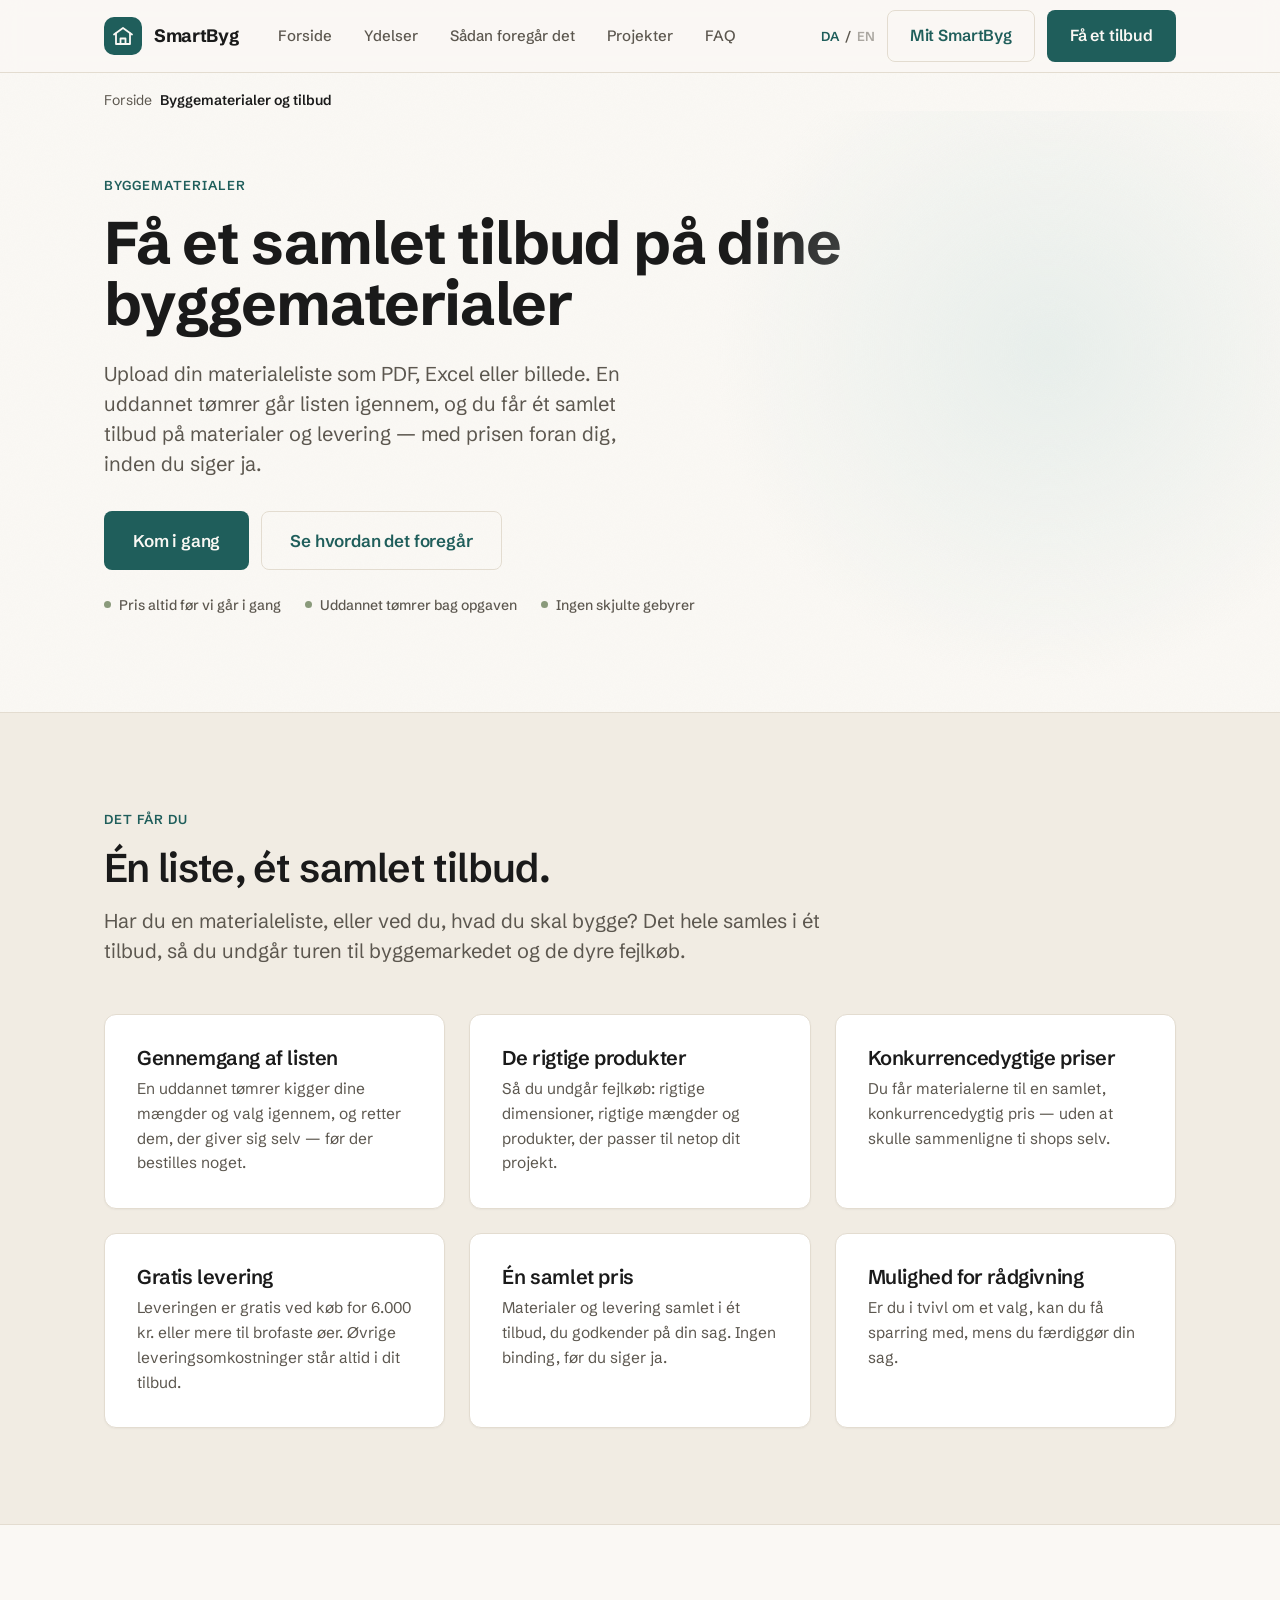
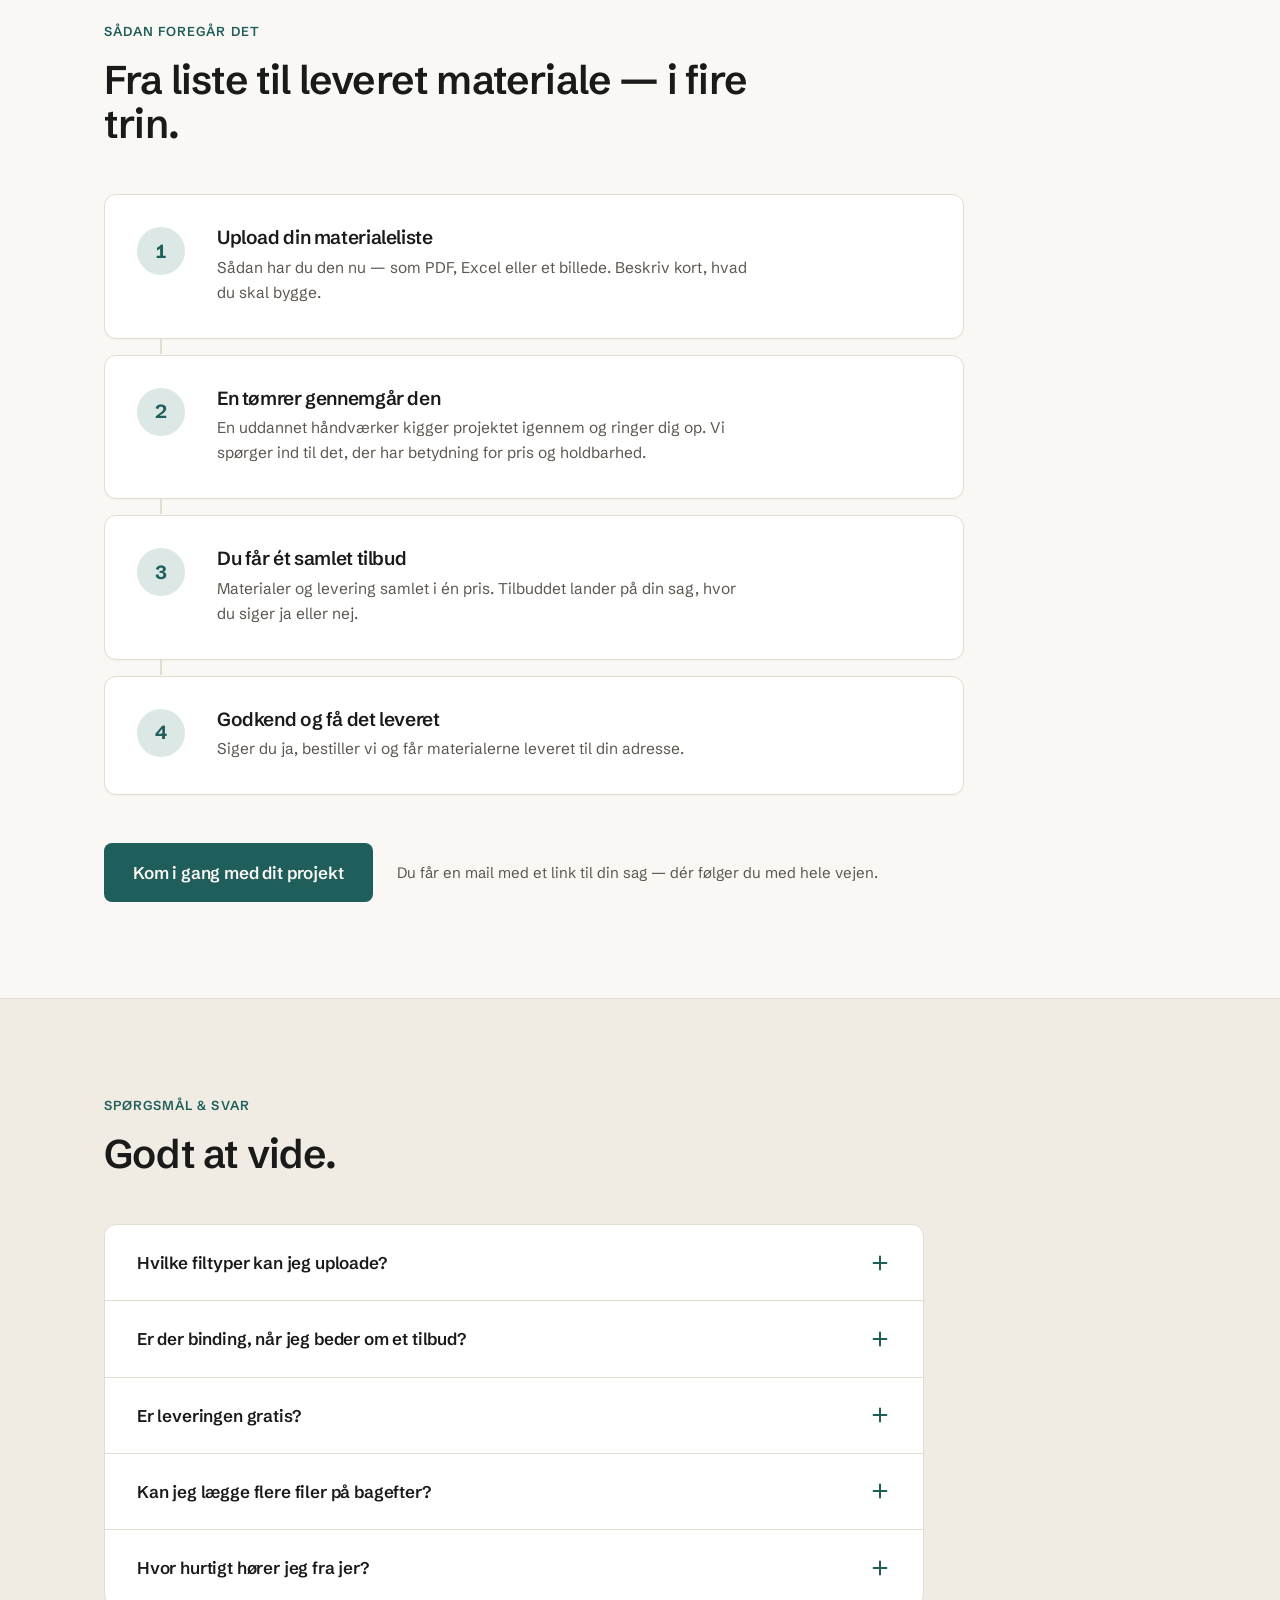
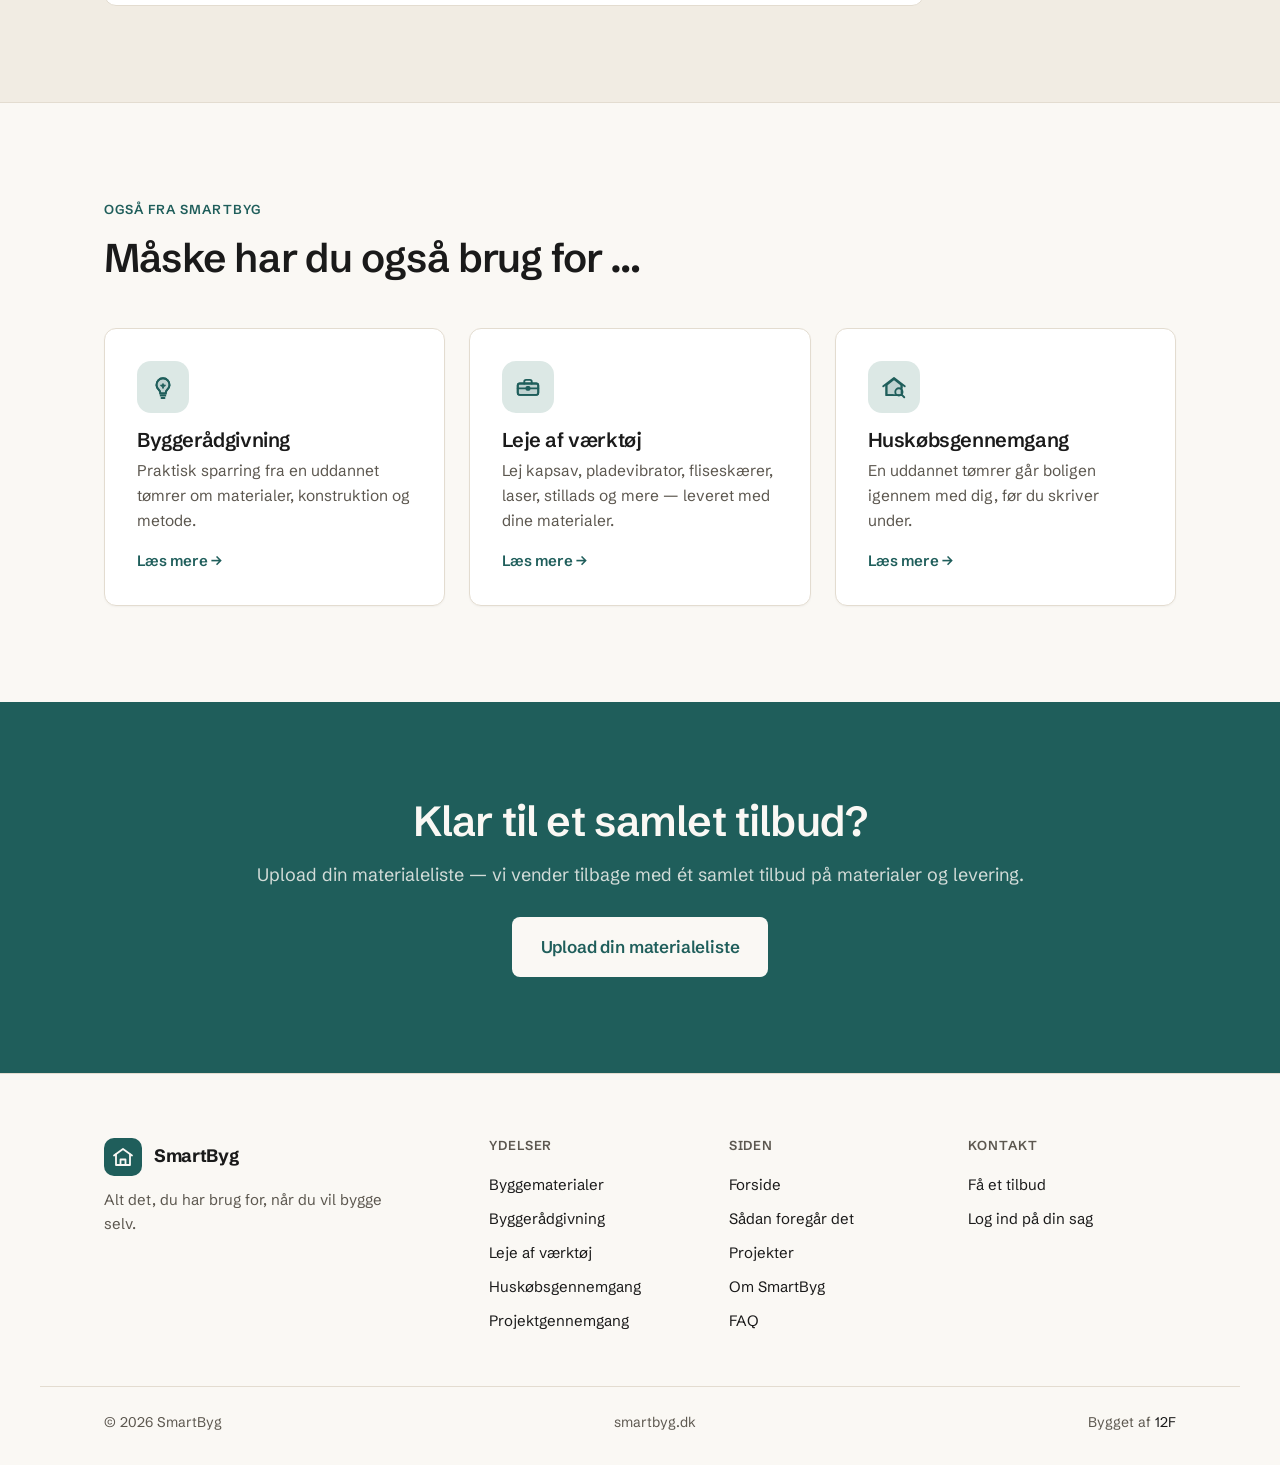
<file: byggematerialer-tilbud/index.html>
<!DOCTYPE html>
<html lang="da">
<head>
  <meta charset="UTF-8" />
  <meta name="viewport" content="width=device-width, initial-scale=1.0" />
  <script>document.documentElement.classList.add("js");</script>
  <title>Tilbud på byggematerialer | SmartByg</title>
  <meta name="description" content="Upload din materialeliste som PDF, Excel eller billede — en uddannet tømrer gennemgår den, og du får ét samlet tilbud på materialer og levering. Gratis levering over 6.000 kr." />
  <meta name="theme-color" content="#1F5E5B" />
  <link rel="canonical" href="https://smartbyg.dk/byggematerialer-tilbud/" />
  <meta name="robots" content="index, follow" />

  <meta property="og:url" content="https://smartbyg.dk/byggematerialer-tilbud/" />
  <meta property="og:title" content="Tilbud på byggematerialer | SmartByg" />
  <meta property="og:description" content="Upload din materialeliste og få ét samlet tilbud på materialer og levering. En uddannet tømrer gennemgår listen, og du undgår dyre fejlkøb." />
  <meta property="og:type" content="website" />
  <meta property="og:site_name" content="SmartByg" />
  <meta property="og:locale" content="da_DK" />

  <link rel="icon" href="data:image/svg+xml,%3Csvg xmlns='http://www.w3.org/2000/svg' viewBox='0 0 24 24'%3E%3Crect width='24' height='24' rx='5' fill='%231F5E5B'/%3E%3Cg fill='none' stroke='%23FAF8F4' stroke-width='1.8' stroke-linecap='round' stroke-linejoin='round'%3E%3Cpath d='M4 10.5 12 5l8 5.5'/%3E%3Cpath d='M6 9.8V19h12V9.8'/%3E%3Cpath d='M10 19v-4.5h4V19'/%3E%3C/g%3E%3C/svg%3E" />
  <link rel="preconnect" href="https://fonts.googleapis.com" />
  <link rel="preconnect" href="https://fonts.gstatic.com" crossorigin />
  <link href="https://fonts.googleapis.com/css2?family=Schibsted+Grotesk:wght@400;500;600;700&display=swap" rel="stylesheet" />
  <link rel="stylesheet" href="/styles.css" />

<script>
(function(){var H="smartbyg.dk",d=document;if(location.hostname===H||location.hostname==="www."+H){var s=d.createElement("script");s.src="https://umami.robert-jensen.dk/script.js";s.defer=true;s.dataset.websiteId="f1f3cc61-4a15-435b-b1ac-d099636d088a";s.dataset.performance="true";d.head.appendChild(s);}})();
</script>

<script type="application/ld+json">
[
  {
    "@type": "Organization",
    "@id": "https://smartbyg.dk/#organization",
    "name": "SmartByg",
    "url": "https://smartbyg.dk/",
    "description": "Rådgivning, byggematerialer og værktøj til dit gør-det-selv-projekt."
  },
  {
    "@type": "WebSite",
    "@id": "https://smartbyg.dk/#website",
    "url": "https://smartbyg.dk/",
    "name": "SmartByg",
    "inLanguage": "da-DK",
    "publisher": {
      "@id": "https://smartbyg.dk/#organization"
    }
  },
  {
    "@type": "WebPage",
    "@id": "https://smartbyg.dk/byggematerialer-tilbud/#webpage",
    "url": "https://smartbyg.dk/byggematerialer-tilbud/",
    "name": "Tilbud på byggematerialer | SmartByg",
    "description": "Upload din materialeliste som PDF, Excel eller billede — en uddannet tømrer gennemgår den, og du får ét samlet tilbud på materialer og levering. Gratis levering over 6.000 kr.",
    "dateModified": "2026-10-09",
    "inLanguage": "da-DK",
    "isPartOf": {
      "@id": "https://smartbyg.dk/#website"
    },
    "breadcrumb": {
      "@id": "https://smartbyg.dk/byggematerialer-tilbud/#breadcrumb"
    }
  },
  {
    "@type": "BreadcrumbList",
    "@id": "https://smartbyg.dk/byggematerialer-tilbud/#breadcrumb",
    "itemListElement": [
      {
        "@type": "ListItem",
        "position": 1,
        "name": "Forside",
        "item": "https://smartbyg.dk/"
      },
      {
        "@type": "ListItem",
        "position": 2,
        "name": "Byggematerialer og tilbud",
        "item": "https://smartbyg.dk/byggematerialer-tilbud/"
      }
    ]
  },
  {
    "@type": "FAQPage",
    "@id": "https://smartbyg.dk/byggematerialer-tilbud/#faq",
    "mainEntity": [
      {
        "@type": "Question",
        "name": "Hvilke filtyper kan jeg uploade?",
        "acceptedAnswer": {
          "@type": "Answer",
          "text": "PDF, Excel (xls/xlsx), CSV og billeder som PNG, JPG, JPEG og HEIC. Har du ikke en færdig liste, kan du beskrive projektet i stedet — så hjælper vi dig videre."
        }
      },
      {
        "@type": "Question",
        "name": "Er der binding, når jeg beder om et tilbud?",
        "acceptedAnswer": {
          "@type": "Answer",
          "text": "Nej. Du får et tilbud med en samlet pris, og så bestemmer du selv, om du vil sige ja. Der er ingen binding, før du godkender."
        }
      },
      {
        "@type": "Question",
        "name": "Er leveringen gratis?",
        "acceptedAnswer": {
          "@type": "Answer",
          "text": "Ja — ved køb af materialer for 6.000 kr. eller mere tilbyder vi gratis levering til brofaste øer. Eventuelle leveringsomkostninger til andre adresser oplyses altid i dit tilbud."
        }
      },
      {
        "@type": "Question",
        "name": "Kan jeg lægge flere filer på bagefter?",
        "acceptedAnswer": {
          "@type": "Answer",
          "text": "Ja. Materialelister, tegninger og billeder kan du lægge på sagen undervejs, og du kan skrive til os samme sted. Vi får besked med det samme."
        }
      },
      {
        "@type": "Question",
        "name": "Hvor hurtigt hører jeg fra jer?",
        "acceptedAnswer": {
          "@type": "Answer",
          "text": "Vi vender som udgangspunkt tilbage inden for et par hverdage. Haster det, beder du om at blive ringet op hurtigst muligt."
        }
      }
    ]
  }
]
</script>
</head>
<body>
  <a class="skip-link" href="#main">Spring til indhold</a>

  <header class="site-header" id="top">
    <div class="container header-inner">
      <a class="brand" href="/" aria-label="SmartByg — forside">
        <span class="brand-mark" aria-hidden="true"><svg viewBox="0 0 24 24" width="24" height="24" fill="none" stroke="currentColor" stroke-width="1.8" stroke-linecap="round" stroke-linejoin="round" aria-hidden="true"><path d="M3 10.5 12 4l9 6.5" /><path d="M5 9.5V20h14V9.5" /><path d="M9.5 20v-5.5h5V20" /></svg></span>
        <span class="brand-name">SmartByg</span>
      </a>

      <nav class="site-nav" id="site-nav" aria-label="Hovednavigation">
<a href="/" aria-current="page">Forside</a><a href="/#ydelser">Ydelser</a><a href="/#saadan">Sådan foregår det</a><a href="/#projekter">Projekter</a><a href="/#faq">FAQ</a>
        <a class="nav-login" href="https://app.smartbyg.dk/sag" rel="noopener">Mit SmartByg</a>
      </nav>

      <div class="header-actions">
        <div class="lang-switch" aria-label="Vælg sprog">
          <a href="#" aria-current="true">DA</a>
          <span aria-hidden="true">/</span>
          <a href="#" aria-disabled="true" title="Kommer snart">EN</a>
        </div>
        <a class="btn btn-ghost" href="https://app.smartbyg.dk/sag" rel="noopener">Mit SmartByg</a>
        <a class="btn btn-primary" href="https://smartbyg.dk/?valg=materialer#start">Få et tilbud</a>
        <button type="button" class="nav-toggle" id="nav-toggle"
                aria-controls="site-nav" aria-expanded="false" aria-label="Åbn menu">
          <svg class="nav-toggle-open" viewBox="0 0 24 24" width="22" height="22" fill="none" stroke="currentColor" stroke-width="1.9" stroke-linecap="round" aria-hidden="true">
            <path d="M4 7h16M4 12h16M4 17h16" />
          </svg>
          <svg class="nav-toggle-close" viewBox="0 0 24 24" width="22" height="22" fill="none" stroke="currentColor" stroke-width="1.9" stroke-linecap="round" aria-hidden="true">
            <path d="m6 6 12 12M18 6 6 18" />
          </svg>
        </button>
      </div>
    </div>
  </header>

  <main id="main">
    <nav class="container crumbs" aria-label="Brødkrummer" style="padding-top:16px">
      <ol style="display:flex;gap:8px;list-style:none;font-size:14px;color:var(--text-muted)">
        <li><a href="/" style="color:var(--text-muted)">Forside</a></li>
        <li aria-current="page" style="color:var(--text);font-weight:600">Byggematerialer og tilbud</li>
      </ol>
    </nav>

    <!-- Hero -->
    <section class="hero">
      <div class="container hero-grid" style="grid-template-columns:1fr;gap:0">
        <div class="hero-copy reveal" style="max-width:760px">
          <p class="eyebrow">Byggematerialer</p>
          <h1>Få et samlet tilbud på dine byggematerialer</h1>
          <p class="lead">Upload din materialeliste som PDF, Excel eller billede. En uddannet tømrer går listen igennem, og du får ét samlet tilbud på materialer og levering — med prisen foran dig, inden du siger ja.</p>
          <div class="hero-cta">
            <a class="btn btn-primary btn-lg" href="https://smartbyg.dk/?valg=materialer#start">Kom i gang</a>
            <a class="btn btn-ghost btn-lg" href="#saadan">Se hvordan det foregår</a>
          </div>
          <ul class="reassure" aria-label="Det kan du regne med"><li>Pris altid før vi går i gang</li><li>Uddannet tømrer bag opgaven</li><li>Ingen skjulte gebyrer</li></ul>
        </div>
      </div>
    </section>

    <!-- What you get -->
    <section class="section section-sunken" id="fremgang">
      <div class="container">
        <header class="section-head">
          <p class="eyebrow">Det får du</p>
          <h2>Én liste, ét samlet tilbud.</h2>
          <p class="lead section-lead">Har du en materialeliste, eller ved du, hvad du skal bygge? Det hele samles i ét tilbud, så du undgår turen til byggemarkedet og de dyre fejlkøb.</p>
        </header>
        <div class="cards">
<article class="card reveal"><h3>Gennemgang af listen</h3><p>En uddannet tømrer kigger dine mængder og valg igennem, og retter dem, der giver sig selv — før der bestilles noget.</p></article>
<article class="card reveal"><h3>De rigtige produkter</h3><p>Så du undgår fejlkøb: rigtige dimensioner, rigtige mængder og produkter, der passer til netop dit projekt.</p></article>
<article class="card reveal"><h3>Konkurrencedygtige priser</h3><p>Du får materialerne til en samlet, konkurrencedygtig pris — uden at skulle sammenligne ti shops selv.</p></article>
<article class="card reveal"><h3>Gratis levering</h3><p>Leveringen er gratis ved køb for 6.000 kr. eller mere til brofaste øer. Øvrige leveringsomkostninger står altid i dit tilbud.</p></article>
<article class="card reveal"><h3>Én samlet pris</h3><p>Materialer og levering samlet i ét tilbud, du godkender på din sag. Ingen binding, før du siger ja.</p></article>
<article class="card reveal"><h3>Mulighed for rådgivning</h3><p>Er du i tvivl om et valg, kan du få sparring med, mens du færdiggør din sag.</p></article>
        </div>
      </div>
    </section>

    <!-- How it works -->
    <section class="section" id="saadan">
      <div class="container">
        <header class="section-head">
          <p class="eyebrow">Sådan foregår det</p>
          <h2>Fra liste til leveret materiale — i fire trin.</h2>
        </header>
        <ol class="journey">
<li class="journey-step reveal"><span class="journey-num" aria-hidden="true">1</span><div><h3>Upload din materialeliste</h3><p>Sådan har du den nu — som PDF, Excel eller et billede. Beskriv kort, hvad du skal bygge.</p></div></li>
<li class="journey-step reveal"><span class="journey-num" aria-hidden="true">2</span><div><h3>En tømrer gennemgår den</h3><p>En uddannet håndværker kigger projektet igennem og ringer dig op. Vi spørger ind til det, der har betydning for pris og holdbarhed.</p></div></li>
<li class="journey-step reveal"><span class="journey-num" aria-hidden="true">3</span><div><h3>Du får ét samlet tilbud</h3><p>Materialer og levering samlet i én pris. Tilbuddet lander på din sag, hvor du siger ja eller nej.</p></div></li>
<li class="journey-step reveal"><span class="journey-num" aria-hidden="true">4</span><div><h3>Godkend og få det leveret</h3><p>Siger du ja, bestiller vi og får materialerne leveret til din adresse.</p></div></li>
        </ol>
        <div class="journey-foot">
          <a class="btn btn-primary btn-lg" href="https://smartbyg.dk/?valg=materialer#start">Kom i gang med dit projekt</a>
          <p>Du får en mail med et link til din sag — dér følger du med hele vejen.</p>
        </div>
      </div>
    </section>

    <!-- FAQ -->
    <section class="section section-sunken" id="faq">
      <div class="container">
        <header class="section-head">
          <p class="eyebrow">Spørgsmål &amp; svar</p>
          <h2>Godt at vide.</h2>
        </header>
        <div class="faq reveal">
<details class="faq-item"><summary>Hvilke filtyper kan jeg uploade?</summary><div class="faq-body"><p>PDF, Excel (xls/xlsx), CSV og billeder som PNG, JPG, JPEG og HEIC. Har du ikke en færdig liste, kan du beskrive projektet i stedet — så hjælper vi dig videre.</p></div></details>
<details class="faq-item"><summary>Er der binding, når jeg beder om et tilbud?</summary><div class="faq-body"><p>Nej. Du får et tilbud med en samlet pris, og så bestemmer du selv, om du vil sige ja. Der er ingen binding, før du godkender.</p></div></details>
<details class="faq-item"><summary>Er leveringen gratis?</summary><div class="faq-body"><p>Ja — ved køb af materialer for 6.000 kr. eller mere tilbyder vi gratis levering til brofaste øer. Eventuelle leveringsomkostninger til andre adresser oplyses altid i dit tilbud.</p></div></details>
<details class="faq-item"><summary>Kan jeg lægge flere filer på bagefter?</summary><div class="faq-body"><p>Ja. Materialelister, tegninger og billeder kan du lægge på sagen undervejs, og du kan skrive til os samme sted. Vi får besked med det samme.</p></div></details>
<details class="faq-item"><summary>Hvor hurtigt hører jeg fra jer?</summary><div class="faq-body"><p>Vi vender som udgangspunkt tilbage inden for et par hverdage. Haster det, beder du om at blive ringet op hurtigst muligt.</p></div></details>
        </div>
      </div>
    </section>

    <!-- Related services -->
    <section class="section" id="andreydelser">
      <div class="container">
        <header class="section-head">
          <p class="eyebrow">Også fra SmartByg</p>
          <h2>Måske har du også brug for …</h2>
        </header>
        <div class="cards">
<article class="card reveal"><span class="ico ico-lg" aria-hidden="true"><svg viewBox="0 0 24 24" fill="none" stroke="currentColor" stroke-width="1.6" stroke-linecap="round" stroke-linejoin="round"><path d="M8.4 14.4a5.6 5.6 0 1 1 7.2 0c-.7.6-1.1 1.4-1.2 2.2l-.1 1h-4.6l-.1-1c-.1-.8-.5-1.6-1.2-2.2Z" fill="currentColor" fill-opacity=".15"/><path d="M8.4 14.4a5.6 5.6 0 1 1 7.2 0c-.7.6-1.1 1.4-1.2 2.2l-.1 1h-4.6l-.1-1c-.1-.8-.5-1.6-1.2-2.2Z"/><path d="M10 19.4h4M10.7 21.4h2.6"/><path d="M10.4 10.6c.7.7 2.5.7 3.2 0M12 12.6V9.6"/></svg></span><h3>Byggerådgivning</h3><p>Praktisk sparring fra en uddannet tømrer om materialer, konstruktion og metode.</p><a class="card-link" href="/byggeraadv-givning/">Læs mere →</a></article>
<article class="card reveal"><span class="ico ico-lg" aria-hidden="true"><svg viewBox="0 0 24 24" fill="none" stroke="currentColor" stroke-width="1.6" stroke-linecap="round" stroke-linejoin="round"><rect x="3.2" y="9" width="17.6" height="9.8" rx="1.8" fill="currentColor" fill-opacity=".15"/><rect x="3.2" y="9" width="17.6" height="9.8" rx="1.8"/><path d="M3.2 13.2h17.6"/><path d="M8.8 9V7.4a1.5 1.5 0 0 1 1.5-1.5h3.4a1.5 1.5 0 0 1 1.5 1.5V9"/><rect x="10.7" y="12" width="2.6" height="2.4" rx=".6"/></svg></span><h3>Leje af værktøj</h3><p>Lej kapsav, pladevibrator, fliseskærer, laser, stillads og mere — leveret med dine materialer.</p><a class="card-link" href="/leje-af-vaerktoj/">Læs mere →</a></article>
<article class="card reveal"><span class="ico ico-lg" aria-hidden="true"><svg viewBox="0 0 24 24" fill="none" stroke="currentColor" stroke-width="1.6" stroke-linecap="round" stroke-linejoin="round"><path d="M5.5 10.2 12 5.1l6.5 5.1V19h-13Z" fill="currentColor" fill-opacity=".15"/><path d="M2.8 11.4 12 4.2l9.2 7.2"/><path d="M5.5 10.2V19h5.4"/><path d="M18.5 10.2v2.2"/><circle cx="16.2" cy="16.2" r="3.1"/><path d="m18.5 18.5 2.3 2.3"/></svg></span><h3>Huskøbsgennemgang</h3><p>En uddannet tømrer går boligen igennem med dig, før du skriver under.</p><a class="card-link" href="/huskoeb-gennemgang/">Læs mere →</a></article>
        </div>
      </div>
    </section>

    <!-- CTA -->
    <section class="cta-band">
      <div class="container cta-inner reveal">
        <h2>Klar til et samlet tilbud?</h2>
        <p>Upload din materialeliste — vi vender tilbage med ét samlet tilbud på materialer og levering.</p>
        <a class="btn btn-on-accent btn-lg" href="https://smartbyg.dk/?valg=materialer#start">Upload din materialeliste</a>
      </div>
    </section>
  </main>

  <footer class="site-footer">
    <div class="container footer-grid">
      <div class="footer-brand">
        <span class="brand">
          <span class="brand-mark" aria-hidden="true"><svg viewBox="0 0 24 24" width="24" height="24" fill="none" stroke="currentColor" stroke-width="1.8" stroke-linecap="round" stroke-linejoin="round" aria-hidden="true"><path d="M3 10.5 12 4l9 6.5" /><path d="M5 9.5V20h14V9.5" /><path d="M9.5 20v-5.5h5V20" /></svg></span>
          <span class="brand-name">SmartByg</span>
        </span>
        <p>Alt det, du har brug for, når du vil bygge selv.</p>
      </div>

      <nav class="footer-col" aria-label="Sidefod — ydelser">
        <h4>Ydelser</h4>
        <a href="/byggematerialer-tilbud/" aria-current="page">Byggematerialer</a>
        <a href="/byggeraadv-givning/">Byggerådgivning</a>
        <a href="/leje-af-vaerktoj/">Leje af værktøj</a>
        <a href="/huskoeb-gennemgang/">Huskøbsgennemgang</a>
        <a href="/?valg=projektgennemgang#start">Projektgennemgang</a>
      </nav>

      <nav class="footer-col" aria-label="Sidefod — siden">
        <h4>Siden</h4>
        <a href="/">Forside</a>
        <a href="/#saadan">Sådan foregår det</a>
        <a href="/#projekter">Projekter</a>
        <a href="/#om">Om SmartByg</a>
        <a href="/#faq">FAQ</a>
      </nav>

      <nav class="footer-col" aria-label="Sidefod — kontakt">
        <h4>Kontakt</h4>
        <a href="/#start">Få et tilbud</a>
        <a href="https://app.smartbyg.dk/sag" rel="noopener">Log ind på din sag</a>
      </nav>
    </div>

    <div class="container footer-bottom">
      <span>© 2026 SmartByg</span>
      <span>smartbyg.dk</span>
      <span>Bygget af <a href="https://www.12f.dk/" rel="noopener">12F</a></span>
    </div>
  </footer>

  <script src="/main.js" defer></script>
</body>
</html>
</file>
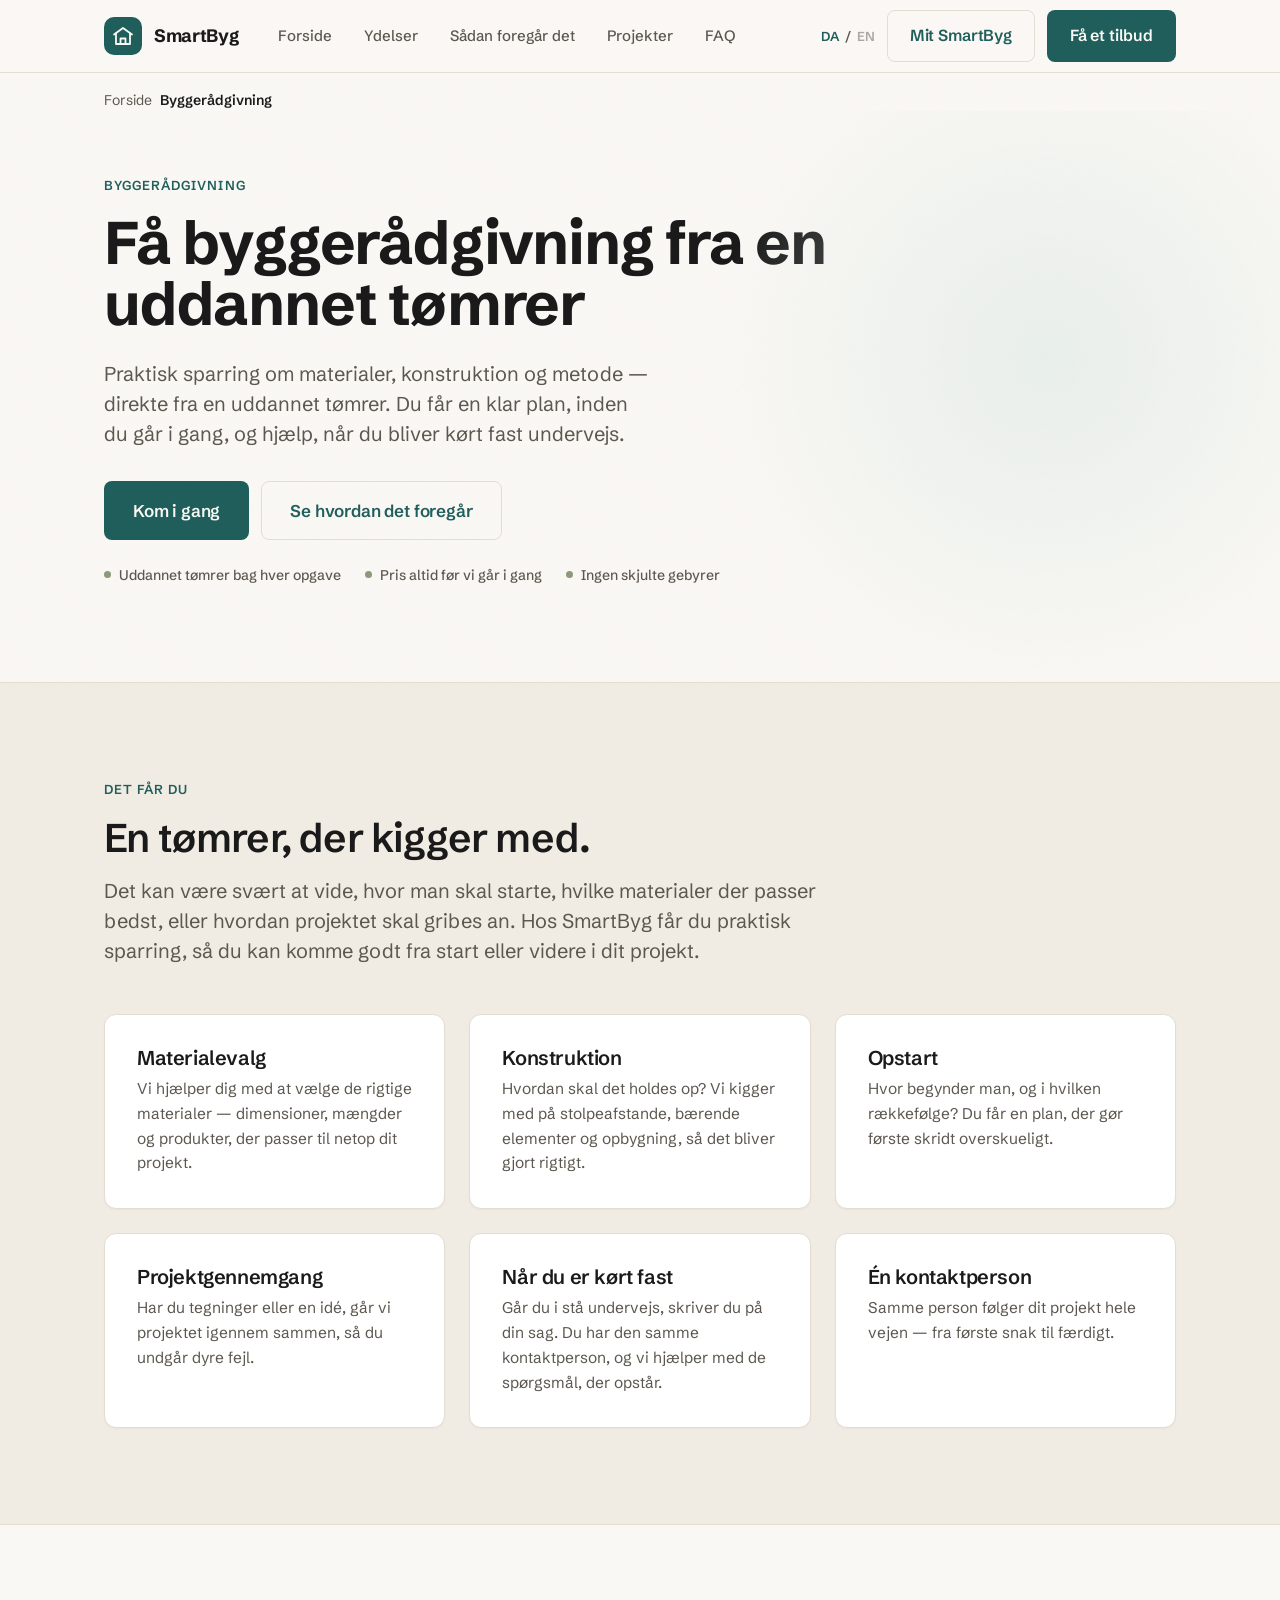
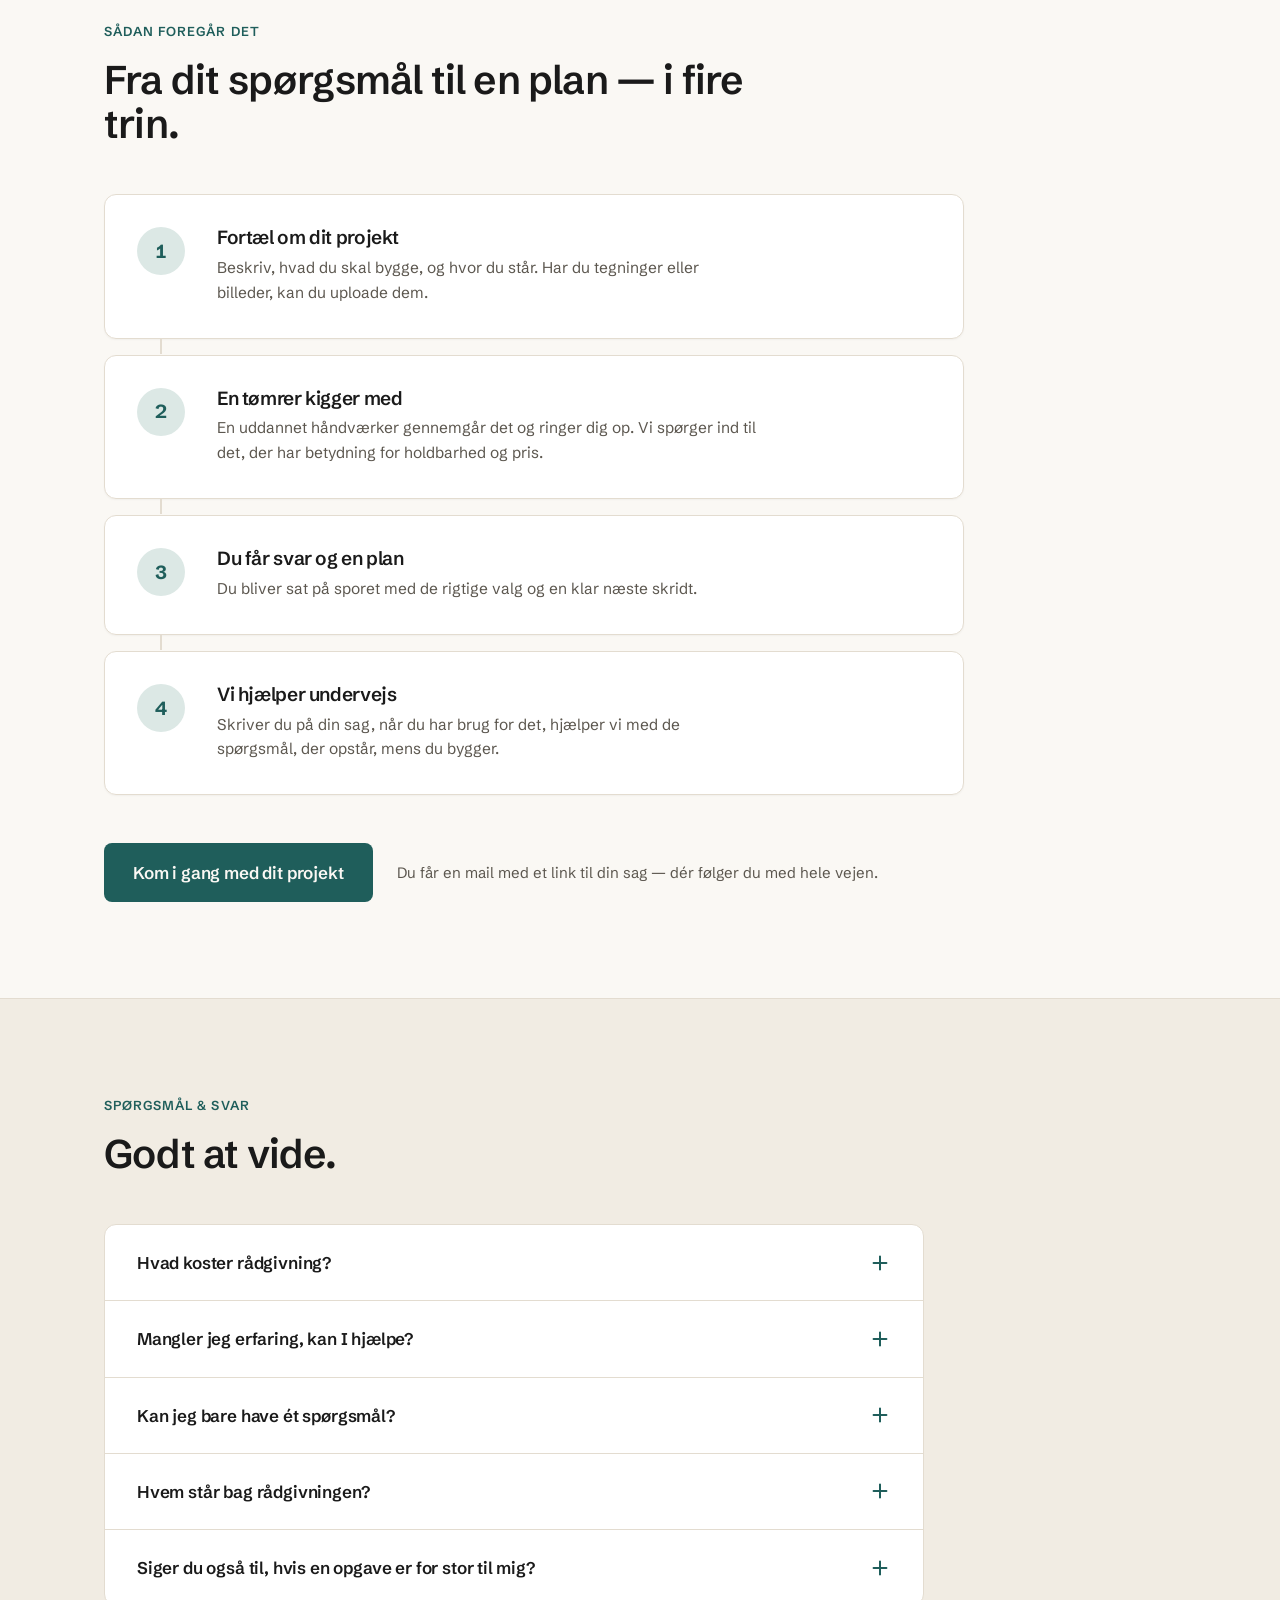
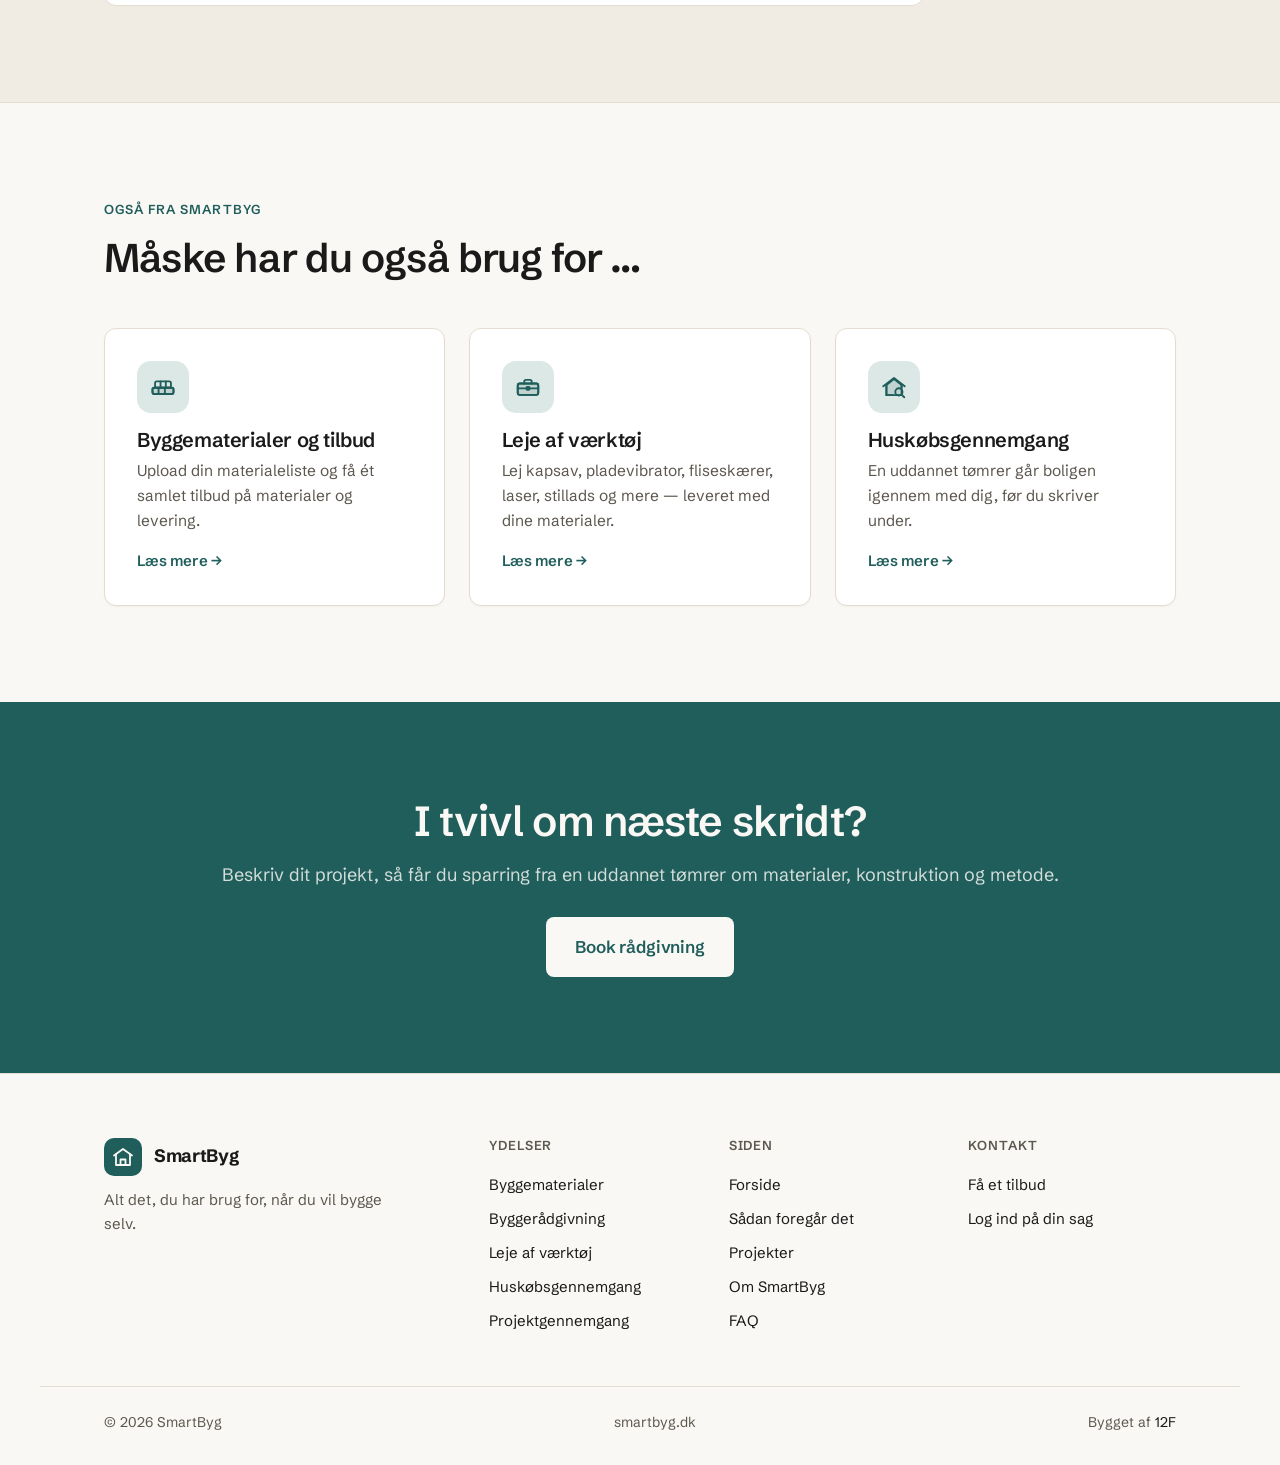
<file: byggeraadv-givning/index.html>
<!DOCTYPE html>
<html lang="da">
<head>
  <meta charset="UTF-8" />
  <meta name="viewport" content="width=device-width, initial-scale=1.0" />
  <script>document.documentElement.classList.add("js");</script>
  <title>Byggerådgivning fra en uddannet tømrer | SmartByg</title>
  <meta name="description" content="Praktisk sparring om materialer, konstruktion og metode — fra en uddannet tømrer. Få en klar plan, før du går i gang, og hjælp hele vejen. Pris altid før vi går i gang." />
  <meta name="theme-color" content="#1F5E5B" />
  <link rel="canonical" href="https://smartbyg.dk/byggeraadv-givning/" />
  <meta name="robots" content="index, follow" />

  <meta property="og:url" content="https://smartbyg.dk/byggeraadv-givning/" />
  <meta property="og:title" content="Byggerådgivning fra en uddannet tømrer | SmartByg" />
  <meta property="og:description" content="Praktisk byggerådgivning fra en uddannet tømrer. Sparring om materialer, konstruktion og metode — så du kommer godt fra start." />
  <meta property="og:type" content="website" />
  <meta property="og:site_name" content="SmartByg" />
  <meta property="og:locale" content="da_DK" />

  <link rel="icon" href="data:image/svg+xml,%3Csvg xmlns='http://www.w3.org/2000/svg' viewBox='0 0 24 24'%3E%3Crect width='24' height='24' rx='5' fill='%231F5E5B'/%3E%3Cg fill='none' stroke='%23FAF8F4' stroke-width='1.8' stroke-linecap='round' stroke-linejoin='round'%3E%3Cpath d='M4 10.5 12 5l8 5.5'/%3E%3Cpath d='M6 9.8V19h12V9.8'/%3E%3Cpath d='M10 19v-4.5h4V19'/%3E%3C/g%3E%3C/svg%3E" />
  <link rel="preconnect" href="https://fonts.googleapis.com" />
  <link rel="preconnect" href="https://fonts.gstatic.com" crossorigin />
  <link href="https://fonts.googleapis.com/css2?family=Schibsted+Grotesk:wght@400;500;600;700&display=swap" rel="stylesheet" />
  <link rel="stylesheet" href="/styles.css" />

<script>
(function(){var H="smartbyg.dk",d=document;if(location.hostname===H||location.hostname==="www."+H){var s=d.createElement("script");s.src="https://umami.robert-jensen.dk/script.js";s.defer=true;s.dataset.websiteId="f1f3cc61-4a15-435b-b1ac-d099636d088a";s.dataset.performance="true";d.head.appendChild(s);}})();
</script>

<script type="application/ld+json">
[
  {
    "@type": "Organization",
    "@id": "https://smartbyg.dk/#organization",
    "name": "SmartByg",
    "url": "https://smartbyg.dk/",
    "description": "Rådgivning, byggematerialer og værktøj til dit gør-det-selv-projekt."
  },
  {
    "@type": "WebSite",
    "@id": "https://smartbyg.dk/#website",
    "url": "https://smartbyg.dk/",
    "name": "SmartByg",
    "inLanguage": "da-DK",
    "publisher": {
      "@id": "https://smartbyg.dk/#organization"
    }
  },
  {
    "@type": "WebPage",
    "@id": "https://smartbyg.dk/byggeraadv-givning/#webpage",
    "url": "https://smartbyg.dk/byggeraadv-givning/",
    "name": "Byggerådgivning fra en uddannet tømrer | SmartByg",
    "description": "Praktisk sparring om materialer, konstruktion og metode — fra en uddannet tømrer. Få en klar plan, før du går i gang, og hjælp hele vejen. Pris altid før vi går i gang.",
    "dateModified": "2026-10-09",
    "inLanguage": "da-DK",
    "isPartOf": {
      "@id": "https://smartbyg.dk/#website"
    },
    "breadcrumb": {
      "@id": "https://smartbyg.dk/byggeraadv-givning/#breadcrumb"
    }
  },
  {
    "@type": "BreadcrumbList",
    "@id": "https://smartbyg.dk/byggeraadv-givning/#breadcrumb",
    "itemListElement": [
      {
        "@type": "ListItem",
        "position": 1,
        "name": "Forside",
        "item": "https://smartbyg.dk/"
      },
      {
        "@type": "ListItem",
        "position": 2,
        "name": "Byggerådgivning",
        "item": "https://smartbyg.dk/byggeraadv-givning/"
      }
    ]
  },
  {
    "@type": "FAQPage",
    "@id": "https://smartbyg.dk/byggeraadv-givning/#faq",
    "mainEntity": [
      {
        "@type": "Question",
        "name": "Hvad koster rådgivning?",
        "acceptedAnswer": {
          "@type": "Answer",
          "text": "Prisen afhænger af projektets størrelse og den hjælp, du har brug for. Du får altid en pris, inden vi går i gang — uden skjulte gebyrer."
        }
      },
      {
        "@type": "Question",
        "name": "Mangler jeg erfaring, kan I hjælpe?",
        "acceptedAnswer": {
          "@type": "Answer",
          "text": "Ja. Mange bygger deres første projekt, når de kontakter os. Vi tilpasser hjælpen efter, hvor meget erfaring du har."
        }
      },
      {
        "@type": "Question",
        "name": "Kan jeg bare have ét spørgsmål?",
        "acceptedAnswer": {
          "@type": "Answer",
          "text": "Selvfølgelig. Beskriv dit projekt eller dit spørgsmål i en henvendelse, så vender vi tilbage med svaret."
        }
      },
      {
        "@type": "Question",
        "name": "Hvem står bag rådgivningen?",
        "acceptedAnswer": {
          "@type": "Answer",
          "text": "Simon er uddannet tømrer og har i mange år arbejdet i byggebranchen. Det er ham — og en uddannet håndværker — der kigger dine projekter igennem."
        }
      },
      {
        "@type": "Question",
        "name": "Siger du også til, hvis en opgave er for stor til mig?",
        "acceptedAnswer": {
          "@type": "Answer",
          "text": "Ja. Vi er ærlige om, hvad der er godt at klare selv, og hvad der er bedre stillet i hænderne på en fagmand."
        }
      }
    ]
  }
]
</script>
</head>
<body>
  <a class="skip-link" href="#main">Spring til indhold</a>

  <header class="site-header" id="top">
    <div class="container header-inner">
      <a class="brand" href="/" aria-label="SmartByg — forside">
        <span class="brand-mark" aria-hidden="true"><svg viewBox="0 0 24 24" width="24" height="24" fill="none" stroke="currentColor" stroke-width="1.8" stroke-linecap="round" stroke-linejoin="round" aria-hidden="true"><path d="M3 10.5 12 4l9 6.5" /><path d="M5 9.5V20h14V9.5" /><path d="M9.5 20v-5.5h5V20" /></svg></span>
        <span class="brand-name">SmartByg</span>
      </a>

      <nav class="site-nav" id="site-nav" aria-label="Hovednavigation">
<a href="/" aria-current="page">Forside</a><a href="/#ydelser">Ydelser</a><a href="/#saadan">Sådan foregår det</a><a href="/#projekter">Projekter</a><a href="/#faq">FAQ</a>
        <a class="nav-login" href="https://app.smartbyg.dk/sag" rel="noopener">Mit SmartByg</a>
      </nav>

      <div class="header-actions">
        <div class="lang-switch" aria-label="Vælg sprog">
          <a href="#" aria-current="true">DA</a>
          <span aria-hidden="true">/</span>
          <a href="#" aria-disabled="true" title="Kommer snart">EN</a>
        </div>
        <a class="btn btn-ghost" href="https://app.smartbyg.dk/sag" rel="noopener">Mit SmartByg</a>
        <a class="btn btn-primary" href="https://smartbyg.dk/?valg=raadgivning#start">Få et tilbud</a>
        <button type="button" class="nav-toggle" id="nav-toggle"
                aria-controls="site-nav" aria-expanded="false" aria-label="Åbn menu">
          <svg class="nav-toggle-open" viewBox="0 0 24 24" width="22" height="22" fill="none" stroke="currentColor" stroke-width="1.9" stroke-linecap="round" aria-hidden="true">
            <path d="M4 7h16M4 12h16M4 17h16" />
          </svg>
          <svg class="nav-toggle-close" viewBox="0 0 24 24" width="22" height="22" fill="none" stroke="currentColor" stroke-width="1.9" stroke-linecap="round" aria-hidden="true">
            <path d="m6 6 12 12M18 6 6 18" />
          </svg>
        </button>
      </div>
    </div>
  </header>

  <main id="main">
    <nav class="container crumbs" aria-label="Brødkrummer" style="padding-top:16px">
      <ol style="display:flex;gap:8px;list-style:none;font-size:14px;color:var(--text-muted)">
        <li><a href="/" style="color:var(--text-muted)">Forside</a></li>
        <li aria-current="page" style="color:var(--text);font-weight:600">Byggerådgivning</li>
      </ol>
    </nav>

    <!-- Hero -->
    <section class="hero">
      <div class="container hero-grid" style="grid-template-columns:1fr;gap:0">
        <div class="hero-copy reveal" style="max-width:760px">
          <p class="eyebrow">Byggerådgivning</p>
          <h1>Få byggerådgivning fra en uddannet tømrer</h1>
          <p class="lead">Praktisk sparring om materialer, konstruktion og metode — direkte fra en uddannet tømrer. Du får en klar plan, inden du går i gang, og hjælp, når du bliver kørt fast undervejs.</p>
          <div class="hero-cta">
            <a class="btn btn-primary btn-lg" href="https://smartbyg.dk/?valg=raadgivning#start">Kom i gang</a>
            <a class="btn btn-ghost btn-lg" href="#saadan">Se hvordan det foregår</a>
          </div>
          <ul class="reassure" aria-label="Det kan du regne med"><li>Uddannet tømrer bag hver opgave</li><li>Pris altid før vi går i gang</li><li>Ingen skjulte gebyrer</li></ul>
        </div>
      </div>
    </section>

    <!-- What you get -->
    <section class="section section-sunken" id="fremgang">
      <div class="container">
        <header class="section-head">
          <p class="eyebrow">Det får du</p>
          <h2>En tømrer, der kigger med.</h2>
          <p class="lead section-lead">Det kan være svært at vide, hvor man skal starte, hvilke materialer der passer bedst, eller hvordan projektet skal gribes an. Hos SmartByg får du praktisk sparring, så du kan komme godt fra start eller videre i dit projekt.</p>
        </header>
        <div class="cards">
<article class="card reveal"><h3>Materialevalg</h3><p>Vi hjælper dig med at vælge de rigtige materialer — dimensioner, mængder og produkter, der passer til netop dit projekt.</p></article>
<article class="card reveal"><h3>Konstruktion</h3><p>Hvordan skal det holdes op? Vi kigger med på stolpeafstande, bærende elementer og opbygning, så det bliver gjort rigtigt.</p></article>
<article class="card reveal"><h3>Opstart</h3><p>Hvor begynder man, og i hvilken rækkefølge? Du får en plan, der gør første skridt overskueligt.</p></article>
<article class="card reveal"><h3>Projektgennemgang</h3><p>Har du tegninger eller en idé, går vi projektet igennem sammen, så du undgår dyre fejl.</p></article>
<article class="card reveal"><h3>Når du er kørt fast</h3><p>Går du i stå undervejs, skriver du på din sag. Du har den samme kontaktperson, og vi hjælper med de spørgsmål, der opstår.</p></article>
<article class="card reveal"><h3>Én kontaktperson</h3><p>Samme person følger dit projekt hele vejen — fra første snak til færdigt.</p></article>
        </div>
      </div>
    </section>

    <!-- How it works -->
    <section class="section" id="saadan">
      <div class="container">
        <header class="section-head">
          <p class="eyebrow">Sådan foregår det</p>
          <h2>Fra dit spørgsmål til en plan — i fire trin.</h2>
        </header>
        <ol class="journey">
<li class="journey-step reveal"><span class="journey-num" aria-hidden="true">1</span><div><h3>Fortæl om dit projekt</h3><p>Beskriv, hvad du skal bygge, og hvor du står. Har du tegninger eller billeder, kan du uploade dem.</p></div></li>
<li class="journey-step reveal"><span class="journey-num" aria-hidden="true">2</span><div><h3>En tømrer kigger med</h3><p>En uddannet håndværker gennemgår det og ringer dig op. Vi spørger ind til det, der har betydning for holdbarhed og pris.</p></div></li>
<li class="journey-step reveal"><span class="journey-num" aria-hidden="true">3</span><div><h3>Du får svar og en plan</h3><p>Du bliver sat på sporet med de rigtige valg og en klar næste skridt.</p></div></li>
<li class="journey-step reveal"><span class="journey-num" aria-hidden="true">4</span><div><h3>Vi hjælper undervejs</h3><p>Skriver du på din sag, når du har brug for det, hjælper vi med de spørgsmål, der opstår, mens du bygger.</p></div></li>
        </ol>
        <div class="journey-foot">
          <a class="btn btn-primary btn-lg" href="https://smartbyg.dk/?valg=raadgivning#start">Kom i gang med dit projekt</a>
          <p>Du får en mail med et link til din sag — dér følger du med hele vejen.</p>
        </div>
      </div>
    </section>

    <!-- FAQ -->
    <section class="section section-sunken" id="faq">
      <div class="container">
        <header class="section-head">
          <p class="eyebrow">Spørgsmål &amp; svar</p>
          <h2>Godt at vide.</h2>
        </header>
        <div class="faq reveal">
<details class="faq-item"><summary>Hvad koster rådgivning?</summary><div class="faq-body"><p>Prisen afhænger af projektets størrelse og den hjælp, du har brug for. Du får altid en pris, inden vi går i gang — uden skjulte gebyrer.</p></div></details>
<details class="faq-item"><summary>Mangler jeg erfaring, kan I hjælpe?</summary><div class="faq-body"><p>Ja. Mange bygger deres første projekt, når de kontakter os. Vi tilpasser hjælpen efter, hvor meget erfaring du har.</p></div></details>
<details class="faq-item"><summary>Kan jeg bare have ét spørgsmål?</summary><div class="faq-body"><p>Selvfølgelig. Beskriv dit projekt eller dit spørgsmål i en henvendelse, så vender vi tilbage med svaret.</p></div></details>
<details class="faq-item"><summary>Hvem står bag rådgivningen?</summary><div class="faq-body"><p>Simon er uddannet tømrer og har i mange år arbejdet i byggebranchen. Det er ham — og en uddannet håndværker — der kigger dine projekter igennem.</p></div></details>
<details class="faq-item"><summary>Siger du også til, hvis en opgave er for stor til mig?</summary><div class="faq-body"><p>Ja. Vi er ærlige om, hvad der er godt at klare selv, og hvad der er bedre stillet i hænderne på en fagmand.</p></div></details>
        </div>
      </div>
    </section>

    <!-- Related services -->
    <section class="section" id="andreydelser">
      <div class="container">
        <header class="section-head">
          <p class="eyebrow">Også fra SmartByg</p>
          <h2>Måske har du også brug for …</h2>
        </header>
        <div class="cards">
<article class="card reveal"><span class="ico ico-lg" aria-hidden="true"><svg viewBox="0 0 24 24" fill="none" stroke="currentColor" stroke-width="1.6" stroke-linecap="round" stroke-linejoin="round"><rect x="3" y="12.6" width="18" height="5.4" rx="1.4" fill="currentColor" fill-opacity=".15"/><rect x="3" y="12.6" width="18" height="5.4" rx="1.4"/><rect x="5.2" y="7.2" width="13.6" height="5.4" rx="1.4"/><path d="M8.2 12.6v5.4M13.6 12.6v5.4M9.9 7.2v5.4M14.4 7.2v5.4"/></svg></span><h3>Byggematerialer og tilbud</h3><p>Upload din materialeliste og få ét samlet tilbud på materialer og levering.</p><a class="card-link" href="/byggematerialer-tilbud/">Læs mere →</a></article>
<article class="card reveal"><span class="ico ico-lg" aria-hidden="true"><svg viewBox="0 0 24 24" fill="none" stroke="currentColor" stroke-width="1.6" stroke-linecap="round" stroke-linejoin="round"><rect x="3.2" y="9" width="17.6" height="9.8" rx="1.8" fill="currentColor" fill-opacity=".15"/><rect x="3.2" y="9" width="17.6" height="9.8" rx="1.8"/><path d="M3.2 13.2h17.6"/><path d="M8.8 9V7.4a1.5 1.5 0 0 1 1.5-1.5h3.4a1.5 1.5 0 0 1 1.5 1.5V9"/><rect x="10.7" y="12" width="2.6" height="2.4" rx=".6"/></svg></span><h3>Leje af værktøj</h3><p>Lej kapsav, pladevibrator, fliseskærer, laser, stillads og mere — leveret med dine materialer.</p><a class="card-link" href="/leje-af-vaerktoj/">Læs mere →</a></article>
<article class="card reveal"><span class="ico ico-lg" aria-hidden="true"><svg viewBox="0 0 24 24" fill="none" stroke="currentColor" stroke-width="1.6" stroke-linecap="round" stroke-linejoin="round"><path d="M5.5 10.2 12 5.1l6.5 5.1V19h-13Z" fill="currentColor" fill-opacity=".15"/><path d="M2.8 11.4 12 4.2l9.2 7.2"/><path d="M5.5 10.2V19h5.4"/><path d="M18.5 10.2v2.2"/><circle cx="16.2" cy="16.2" r="3.1"/><path d="m18.5 18.5 2.3 2.3"/></svg></span><h3>Huskøbsgennemgang</h3><p>En uddannet tømrer går boligen igennem med dig, før du skriver under.</p><a class="card-link" href="/huskoeb-gennemgang/">Læs mere →</a></article>
        </div>
      </div>
    </section>

    <!-- CTA -->
    <section class="cta-band">
      <div class="container cta-inner reveal">
        <h2>I tvivl om næste skridt?</h2>
        <p>Beskriv dit projekt, så får du sparring fra en uddannet tømrer om materialer, konstruktion og metode.</p>
        <a class="btn btn-on-accent btn-lg" href="https://smartbyg.dk/?valg=raadgivning#start">Book rådgivning</a>
      </div>
    </section>
  </main>

  <footer class="site-footer">
    <div class="container footer-grid">
      <div class="footer-brand">
        <span class="brand">
          <span class="brand-mark" aria-hidden="true"><svg viewBox="0 0 24 24" width="24" height="24" fill="none" stroke="currentColor" stroke-width="1.8" stroke-linecap="round" stroke-linejoin="round" aria-hidden="true"><path d="M3 10.5 12 4l9 6.5" /><path d="M5 9.5V20h14V9.5" /><path d="M9.5 20v-5.5h5V20" /></svg></span>
          <span class="brand-name">SmartByg</span>
        </span>
        <p>Alt det, du har brug for, når du vil bygge selv.</p>
      </div>

      <nav class="footer-col" aria-label="Sidefod — ydelser">
        <h4>Ydelser</h4>
        <a href="/byggematerialer-tilbud/">Byggematerialer</a>
        <a href="/byggeraadv-givning/" aria-current="page">Byggerådgivning</a>
        <a href="/leje-af-vaerktoj/">Leje af værktøj</a>
        <a href="/huskoeb-gennemgang/">Huskøbsgennemgang</a>
        <a href="/?valg=projektgennemgang#start">Projektgennemgang</a>
      </nav>

      <nav class="footer-col" aria-label="Sidefod — siden">
        <h4>Siden</h4>
        <a href="/">Forside</a>
        <a href="/#saadan">Sådan foregår det</a>
        <a href="/#projekter">Projekter</a>
        <a href="/#om">Om SmartByg</a>
        <a href="/#faq">FAQ</a>
      </nav>

      <nav class="footer-col" aria-label="Sidefod — kontakt">
        <h4>Kontakt</h4>
        <a href="/#start">Få et tilbud</a>
        <a href="https://app.smartbyg.dk/sag" rel="noopener">Log ind på din sag</a>
      </nav>
    </div>

    <div class="container footer-bottom">
      <span>© 2026 SmartByg</span>
      <span>smartbyg.dk</span>
      <span>Bygget af <a href="https://www.12f.dk/" rel="noopener">12F</a></span>
    </div>
  </footer>

  <script src="/main.js" defer></script>
</body>
</html>
</file>
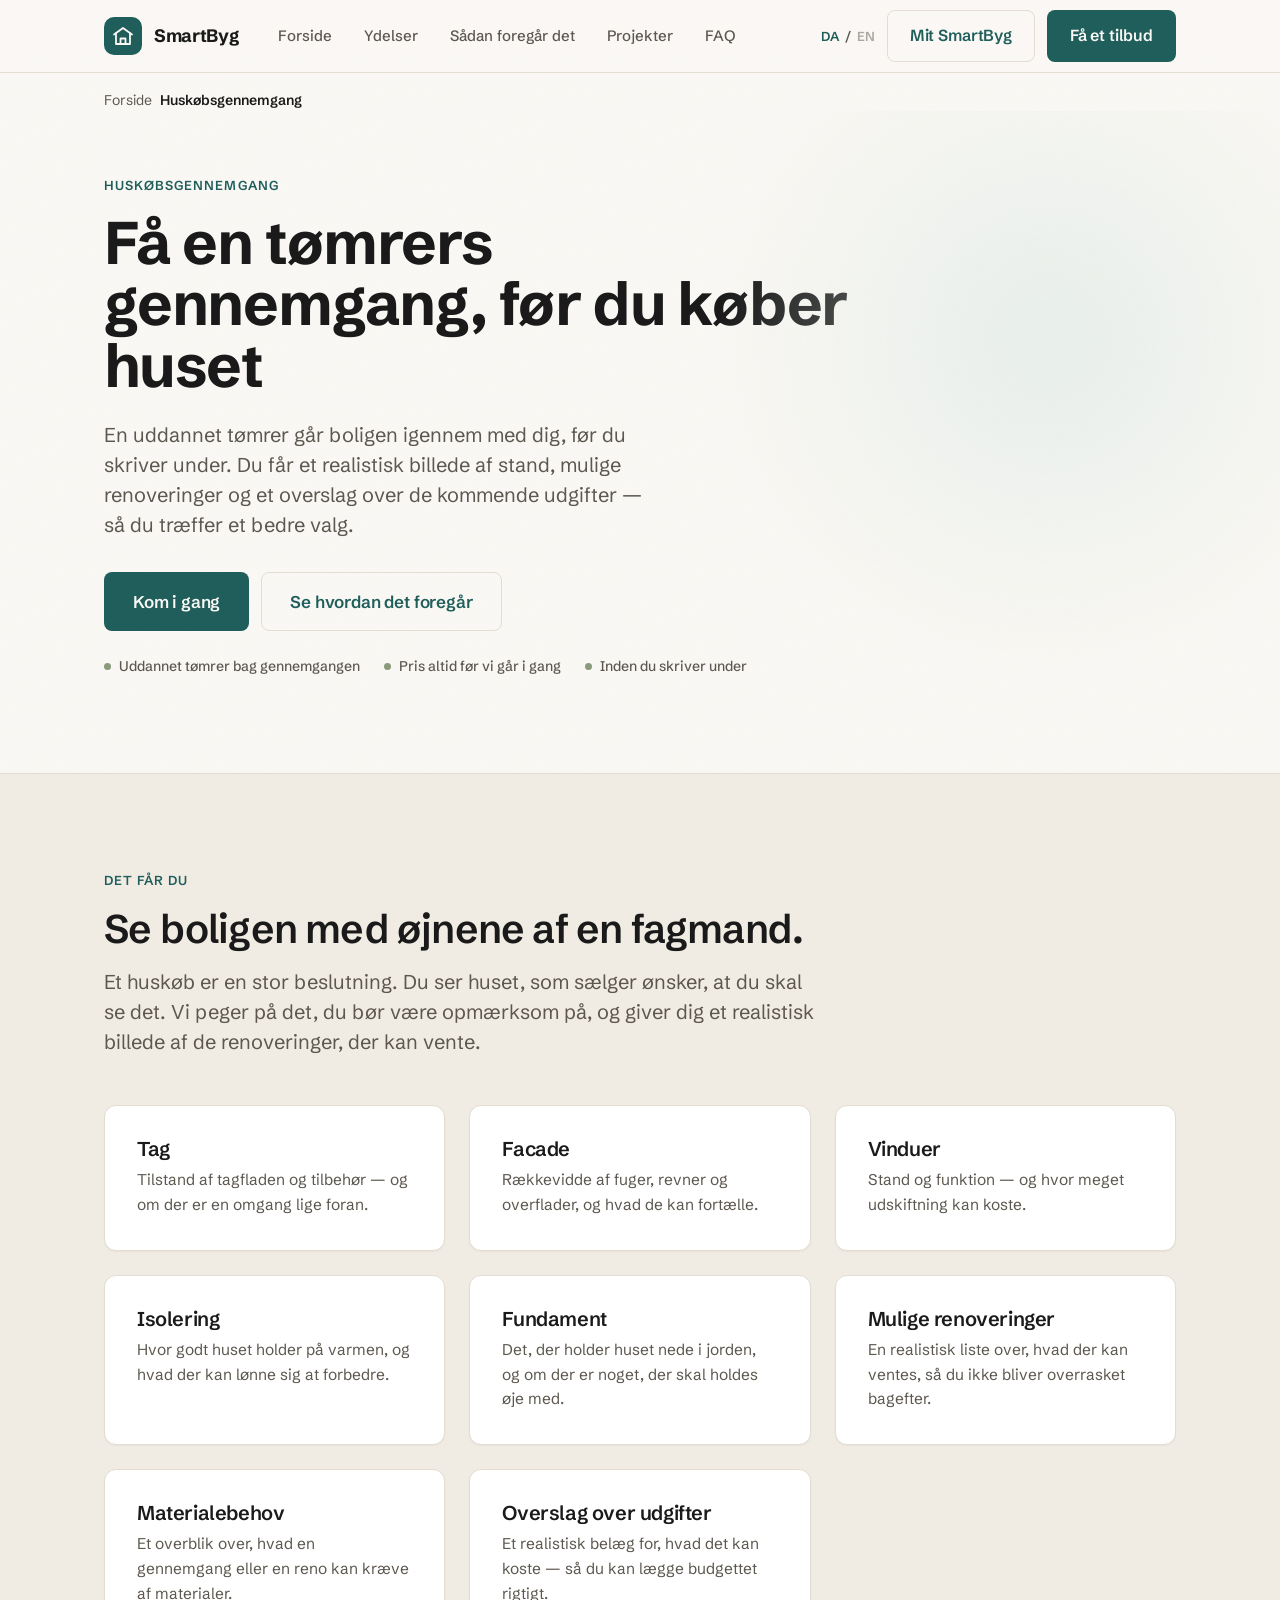
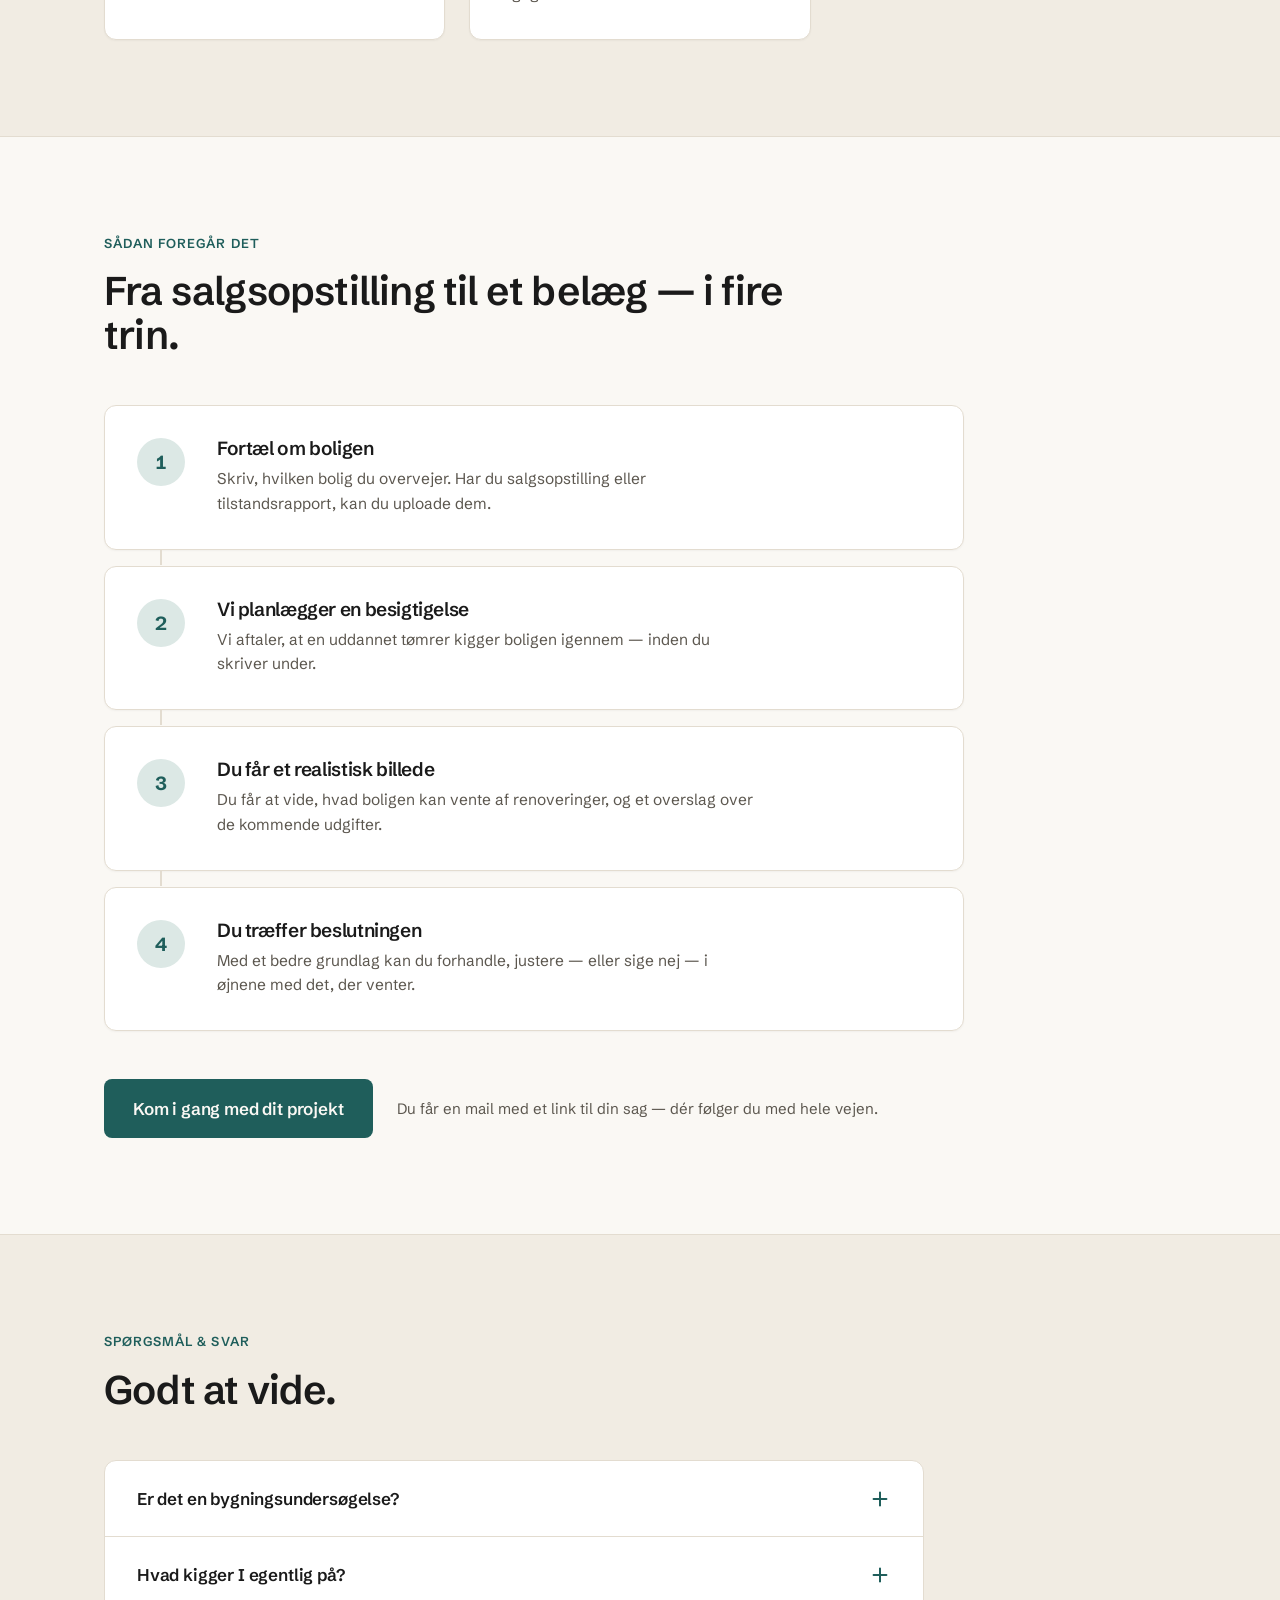
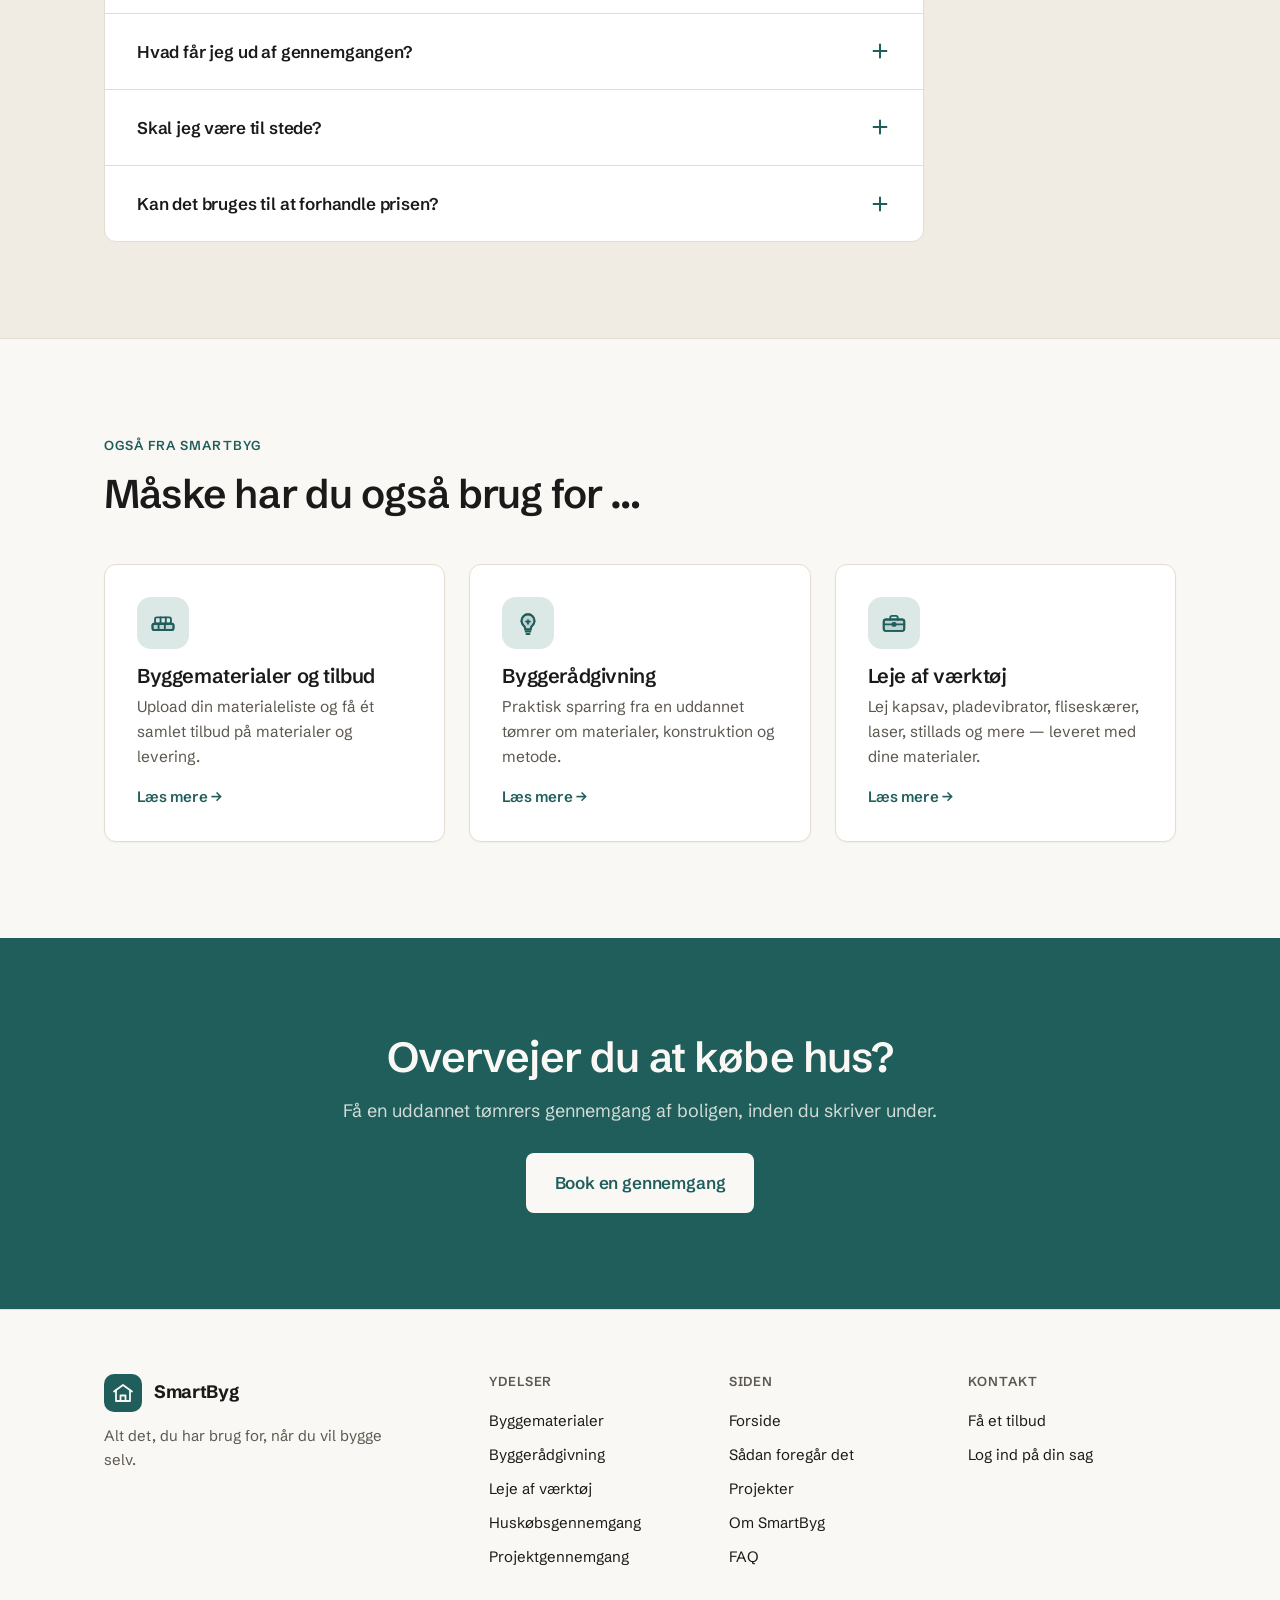
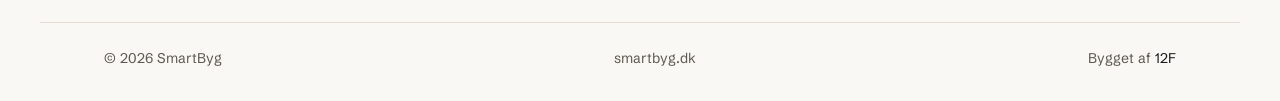
<file: huskoeb-gennemgang/index.html>
<!DOCTYPE html>
<html lang="da">
<head>
  <meta charset="UTF-8" />
  <meta name="viewport" content="width=device-width, initial-scale=1.0" />
  <script>document.documentElement.classList.add("js");</script>
  <title>Huskøbsgennemgang af en uddannet tømrer | SmartByg</title>
  <meta name="description" content="En uddannet tømrer går boligen igennem med dig, før du skriver under. Få et realistisk billede af stand, mulige renoveringer og et overslag over kommende udgifter — inden du køber." />
  <meta name="theme-color" content="#1F5E5B" />
  <link rel="canonical" href="https://smartbyg.dk/huskoeb-gennemgang/" />
  <meta name="robots" content="index, follow" />

  <meta property="og:url" content="https://smartbyg.dk/huskoeb-gennemgang/" />
  <meta property="og:title" content="Huskøbsgennemgang af en uddannet tømrer | SmartByg" />
  <meta property="og:description" content="En uddannet tømrers gennemgang af boligen, før du køber. Du får et realistisk billede af stand, renoveringer og kommende udgifter." />
  <meta property="og:type" content="website" />
  <meta property="og:site_name" content="SmartByg" />
  <meta property="og:locale" content="da_DK" />

  <link rel="icon" href="data:image/svg+xml,%3Csvg xmlns='http://www.w3.org/2000/svg' viewBox='0 0 24 24'%3E%3Crect width='24' height='24' rx='5' fill='%231F5E5B'/%3E%3Cg fill='none' stroke='%23FAF8F4' stroke-width='1.8' stroke-linecap='round' stroke-linejoin='round'%3E%3Cpath d='M4 10.5 12 5l8 5.5'/%3E%3Cpath d='M6 9.8V19h12V9.8'/%3E%3Cpath d='M10 19v-4.5h4V19'/%3E%3C/g%3E%3C/svg%3E" />
  <link rel="preconnect" href="https://fonts.googleapis.com" />
  <link rel="preconnect" href="https://fonts.gstatic.com" crossorigin />
  <link href="https://fonts.googleapis.com/css2?family=Schibsted+Grotesk:wght@400;500;600;700&display=swap" rel="stylesheet" />
  <link rel="stylesheet" href="/styles.css" />

<script>
(function(){var H="smartbyg.dk",d=document;if(location.hostname===H||location.hostname==="www."+H){var s=d.createElement("script");s.src="https://umami.robert-jensen.dk/script.js";s.defer=true;s.dataset.websiteId="f1f3cc61-4a15-435b-b1ac-d099636d088a";s.dataset.performance="true";d.head.appendChild(s);}})();
</script>

<script type="application/ld+json">
[
  {
    "@type": "Organization",
    "@id": "https://smartbyg.dk/#organization",
    "name": "SmartByg",
    "url": "https://smartbyg.dk/",
    "description": "Rådgivning, byggematerialer og værktøj til dit gør-det-selv-projekt."
  },
  {
    "@type": "WebSite",
    "@id": "https://smartbyg.dk/#website",
    "url": "https://smartbyg.dk/",
    "name": "SmartByg",
    "inLanguage": "da-DK",
    "publisher": {
      "@id": "https://smartbyg.dk/#organization"
    }
  },
  {
    "@type": "WebPage",
    "@id": "https://smartbyg.dk/huskoeb-gennemgang/#webpage",
    "url": "https://smartbyg.dk/huskoeb-gennemgang/",
    "name": "Huskøbsgennemgang af en uddannet tømrer | SmartByg",
    "description": "En uddannet tømrer går boligen igennem med dig, før du skriver under. Få et realistisk billede af stand, mulige renoveringer og et overslag over kommende udgifter — inden du køber.",
    "dateModified": "2026-10-09",
    "inLanguage": "da-DK",
    "isPartOf": {
      "@id": "https://smartbyg.dk/#website"
    },
    "breadcrumb": {
      "@id": "https://smartbyg.dk/huskoeb-gennemgang/#breadcrumb"
    }
  },
  {
    "@type": "BreadcrumbList",
    "@id": "https://smartbyg.dk/huskoeb-gennemgang/#breadcrumb",
    "itemListElement": [
      {
        "@type": "ListItem",
        "position": 1,
        "name": "Forside",
        "item": "https://smartbyg.dk/"
      },
      {
        "@type": "ListItem",
        "position": 2,
        "name": "Huskøbsgennemgang",
        "item": "https://smartbyg.dk/huskoeb-gennemgang/"
      }
    ]
  },
  {
    "@type": "FAQPage",
    "@id": "https://smartbyg.dk/huskoeb-gennemgang/#faq",
    "mainEntity": [
      {
        "@type": "Question",
        "name": "Er det en bygningsundersøgelse?",
        "acceptedAnswer": {
          "@type": "Answer",
          "text": "Nej. Det er en praktisk gennemgang af en uddannet tømrer, der peger på stand og mulige renoveringer. Den erstatter ikke en certificeret bygningsundersøgelse, men giver dig et realistisk billede, inden du køber."
        }
      },
      {
        "@type": "Question",
        "name": "Hvad kigger I egentlig på?",
        "acceptedAnswer": {
          "@type": "Answer",
          "text": "Blandt andet tag, facade, vinduer, isolering, fundament, mulige renoveringer, materialebehov og et overslag over kommende udgifter."
        }
      },
      {
        "@type": "Question",
        "name": "Hvad får jeg ud af gennemgangen?",
        "acceptedAnswer": {
          "@type": "Answer",
          "text": "Du får at vide, hvad boligen kan vente af renoveringer, og et realistisk overslag over de kommende udgifter — et bedre grundlag til at træffe beslutningen."
        }
      },
      {
        "@type": "Question",
        "name": "Skal jeg være til stede?",
        "acceptedAnswer": {
          "@type": "Answer",
          "text": "Du kan godt være til stede, hvis det passer. Du får i hvert fald et samlet billede af det, vi peger på, og hvad det kan koste."
        }
      },
      {
        "@type": "Question",
        "name": "Kan det bruges til at forhandle prisen?",
        "acceptedAnswer": {
          "@type": "Answer",
          "text": "Det giver dig et belæg for, hvad boligen kan kræve af renoveringer — så du kan tage det med, når du forhandler. Det er din beslutning, vi hjælper dig til at træffe."
        }
      }
    ]
  }
]
</script>
</head>
<body>
  <a class="skip-link" href="#main">Spring til indhold</a>

  <header class="site-header" id="top">
    <div class="container header-inner">
      <a class="brand" href="/" aria-label="SmartByg — forside">
        <span class="brand-mark" aria-hidden="true"><svg viewBox="0 0 24 24" width="24" height="24" fill="none" stroke="currentColor" stroke-width="1.8" stroke-linecap="round" stroke-linejoin="round" aria-hidden="true"><path d="M3 10.5 12 4l9 6.5" /><path d="M5 9.5V20h14V9.5" /><path d="M9.5 20v-5.5h5V20" /></svg></span>
        <span class="brand-name">SmartByg</span>
      </a>

      <nav class="site-nav" id="site-nav" aria-label="Hovednavigation">
<a href="/" aria-current="page">Forside</a><a href="/#ydelser">Ydelser</a><a href="/#saadan">Sådan foregår det</a><a href="/#projekter">Projekter</a><a href="/#faq">FAQ</a>
        <a class="nav-login" href="https://app.smartbyg.dk/sag" rel="noopener">Mit SmartByg</a>
      </nav>

      <div class="header-actions">
        <div class="lang-switch" aria-label="Vælg sprog">
          <a href="#" aria-current="true">DA</a>
          <span aria-hidden="true">/</span>
          <a href="#" aria-disabled="true" title="Kommer snart">EN</a>
        </div>
        <a class="btn btn-ghost" href="https://app.smartbyg.dk/sag" rel="noopener">Mit SmartByg</a>
        <a class="btn btn-primary" href="https://smartbyg.dk/?valg=huskoeb#start">Få et tilbud</a>
        <button type="button" class="nav-toggle" id="nav-toggle"
                aria-controls="site-nav" aria-expanded="false" aria-label="Åbn menu">
          <svg class="nav-toggle-open" viewBox="0 0 24 24" width="22" height="22" fill="none" stroke="currentColor" stroke-width="1.9" stroke-linecap="round" aria-hidden="true">
            <path d="M4 7h16M4 12h16M4 17h16" />
          </svg>
          <svg class="nav-toggle-close" viewBox="0 0 24 24" width="22" height="22" fill="none" stroke="currentColor" stroke-width="1.9" stroke-linecap="round" aria-hidden="true">
            <path d="m6 6 12 12M18 6 6 18" />
          </svg>
        </button>
      </div>
    </div>
  </header>

  <main id="main">
    <nav class="container crumbs" aria-label="Brødkrummer" style="padding-top:16px">
      <ol style="display:flex;gap:8px;list-style:none;font-size:14px;color:var(--text-muted)">
        <li><a href="/" style="color:var(--text-muted)">Forside</a></li>
        <li aria-current="page" style="color:var(--text);font-weight:600">Huskøbsgennemgang</li>
      </ol>
    </nav>

    <!-- Hero -->
    <section class="hero">
      <div class="container hero-grid" style="grid-template-columns:1fr;gap:0">
        <div class="hero-copy reveal" style="max-width:760px">
          <p class="eyebrow">Huskøbsgennemgang</p>
          <h1>Få en tømrers gennemgang, før du køber huset</h1>
          <p class="lead">En uddannet tømrer går boligen igennem med dig, før du skriver under. Du får et realistisk billede af stand, mulige renoveringer og et overslag over de kommende udgifter — så du træffer et bedre valg.</p>
          <div class="hero-cta">
            <a class="btn btn-primary btn-lg" href="https://smartbyg.dk/?valg=huskoeb#start">Kom i gang</a>
            <a class="btn btn-ghost btn-lg" href="#saadan">Se hvordan det foregår</a>
          </div>
          <ul class="reassure" aria-label="Det kan du regne med"><li>Uddannet tømrer bag gennemgangen</li><li>Pris altid før vi går i gang</li><li>Inden du skriver under</li></ul>
        </div>
      </div>
    </section>

    <!-- What you get -->
    <section class="section section-sunken" id="fremgang">
      <div class="container">
        <header class="section-head">
          <p class="eyebrow">Det får du</p>
          <h2>Se boligen med øjnene af en fagmand.</h2>
          <p class="lead section-lead">Et huskøb er en stor beslutning. Du ser huset, som sælger ønsker, at du skal se det. Vi peger på det, du bør være opmærksom på, og giver dig et realistisk billede af de renoveringer, der kan vente.</p>
        </header>
        <div class="cards">
<article class="card reveal"><h3>Tag</h3><p>Tilstand af tagfladen og tilbehør — og om der er en omgang lige foran.</p></article>
<article class="card reveal"><h3>Facade</h3><p>Rækkevidde af fuger, revner og overflader, og hvad de kan fortælle.</p></article>
<article class="card reveal"><h3>Vinduer</h3><p>Stand og funktion — og hvor meget udskiftning kan koste.</p></article>
<article class="card reveal"><h3>Isolering</h3><p>Hvor godt huset holder på varmen, og hvad der kan lønne sig at forbedre.</p></article>
<article class="card reveal"><h3>Fundament</h3><p>Det, der holder huset nede i jorden, og om der er noget, der skal holdes øje med.</p></article>
<article class="card reveal"><h3>Mulige renoveringer</h3><p>En realistisk liste over, hvad der kan ventes, så du ikke bliver overrasket bagefter.</p></article>
<article class="card reveal"><h3>Materialebehov</h3><p>Et overblik over, hvad en gennemgang eller en reno kan kræve af materialer.</p></article>
<article class="card reveal"><h3>Overslag over udgifter</h3><p>Et realistisk belæg for, hvad det kan koste — så du kan lægge budgettet rigtigt.</p></article>
        </div>
      </div>
    </section>

    <!-- How it works -->
    <section class="section" id="saadan">
      <div class="container">
        <header class="section-head">
          <p class="eyebrow">Sådan foregår det</p>
          <h2>Fra salgsopstilling til et belæg — i fire trin.</h2>
        </header>
        <ol class="journey">
<li class="journey-step reveal"><span class="journey-num" aria-hidden="true">1</span><div><h3>Fortæl om boligen</h3><p>Skriv, hvilken bolig du overvejer. Har du salgsopstilling eller tilstandsrapport, kan du uploade dem.</p></div></li>
<li class="journey-step reveal"><span class="journey-num" aria-hidden="true">2</span><div><h3>Vi planlægger en besigtigelse</h3><p>Vi aftaler, at en uddannet tømrer kigger boligen igennem — inden du skriver under.</p></div></li>
<li class="journey-step reveal"><span class="journey-num" aria-hidden="true">3</span><div><h3>Du får et realistisk billede</h3><p>Du får at vide, hvad boligen kan vente af renoveringer, og et overslag over de kommende udgifter.</p></div></li>
<li class="journey-step reveal"><span class="journey-num" aria-hidden="true">4</span><div><h3>Du træffer beslutningen</h3><p>Med et bedre grundlag kan du forhandle, justere — eller sige nej — i øjnene med det, der venter.</p></div></li>
        </ol>
        <div class="journey-foot">
          <a class="btn btn-primary btn-lg" href="https://smartbyg.dk/?valg=huskoeb#start">Kom i gang med dit projekt</a>
          <p>Du får en mail med et link til din sag — dér følger du med hele vejen.</p>
        </div>
      </div>
    </section>

    <!-- FAQ -->
    <section class="section section-sunken" id="faq">
      <div class="container">
        <header class="section-head">
          <p class="eyebrow">Spørgsmål &amp; svar</p>
          <h2>Godt at vide.</h2>
        </header>
        <div class="faq reveal">
<details class="faq-item"><summary>Er det en bygningsundersøgelse?</summary><div class="faq-body"><p>Nej. Det er en praktisk gennemgang af en uddannet tømrer, der peger på stand og mulige renoveringer. Den erstatter ikke en certificeret bygningsundersøgelse, men giver dig et realistisk billede, inden du køber.</p></div></details>
<details class="faq-item"><summary>Hvad kigger I egentlig på?</summary><div class="faq-body"><p>Blandt andet tag, facade, vinduer, isolering, fundament, mulige renoveringer, materialebehov og et overslag over kommende udgifter.</p></div></details>
<details class="faq-item"><summary>Hvad får jeg ud af gennemgangen?</summary><div class="faq-body"><p>Du får at vide, hvad boligen kan vente af renoveringer, og et realistisk overslag over de kommende udgifter — et bedre grundlag til at træffe beslutningen.</p></div></details>
<details class="faq-item"><summary>Skal jeg være til stede?</summary><div class="faq-body"><p>Du kan godt være til stede, hvis det passer. Du får i hvert fald et samlet billede af det, vi peger på, og hvad det kan koste.</p></div></details>
<details class="faq-item"><summary>Kan det bruges til at forhandle prisen?</summary><div class="faq-body"><p>Det giver dig et belæg for, hvad boligen kan kræve af renoveringer — så du kan tage det med, når du forhandler. Det er din beslutning, vi hjælper dig til at træffe.</p></div></details>
        </div>
      </div>
    </section>

    <!-- Related services -->
    <section class="section" id="andreydelser">
      <div class="container">
        <header class="section-head">
          <p class="eyebrow">Også fra SmartByg</p>
          <h2>Måske har du også brug for …</h2>
        </header>
        <div class="cards">
<article class="card reveal"><span class="ico ico-lg" aria-hidden="true"><svg viewBox="0 0 24 24" fill="none" stroke="currentColor" stroke-width="1.6" stroke-linecap="round" stroke-linejoin="round"><rect x="3" y="12.6" width="18" height="5.4" rx="1.4" fill="currentColor" fill-opacity=".15"/><rect x="3" y="12.6" width="18" height="5.4" rx="1.4"/><rect x="5.2" y="7.2" width="13.6" height="5.4" rx="1.4"/><path d="M8.2 12.6v5.4M13.6 12.6v5.4M9.9 7.2v5.4M14.4 7.2v5.4"/></svg></span><h3>Byggematerialer og tilbud</h3><p>Upload din materialeliste og få ét samlet tilbud på materialer og levering.</p><a class="card-link" href="/byggematerialer-tilbud/">Læs mere →</a></article>
<article class="card reveal"><span class="ico ico-lg" aria-hidden="true"><svg viewBox="0 0 24 24" fill="none" stroke="currentColor" stroke-width="1.6" stroke-linecap="round" stroke-linejoin="round"><path d="M8.4 14.4a5.6 5.6 0 1 1 7.2 0c-.7.6-1.1 1.4-1.2 2.2l-.1 1h-4.6l-.1-1c-.1-.8-.5-1.6-1.2-2.2Z" fill="currentColor" fill-opacity=".15"/><path d="M8.4 14.4a5.6 5.6 0 1 1 7.2 0c-.7.6-1.1 1.4-1.2 2.2l-.1 1h-4.6l-.1-1c-.1-.8-.5-1.6-1.2-2.2Z"/><path d="M10 19.4h4M10.7 21.4h2.6"/><path d="M10.4 10.6c.7.7 2.5.7 3.2 0M12 12.6V9.6"/></svg></span><h3>Byggerådgivning</h3><p>Praktisk sparring fra en uddannet tømrer om materialer, konstruktion og metode.</p><a class="card-link" href="/byggeraadv-givning/">Læs mere →</a></article>
<article class="card reveal"><span class="ico ico-lg" aria-hidden="true"><svg viewBox="0 0 24 24" fill="none" stroke="currentColor" stroke-width="1.6" stroke-linecap="round" stroke-linejoin="round"><rect x="3.2" y="9" width="17.6" height="9.8" rx="1.8" fill="currentColor" fill-opacity=".15"/><rect x="3.2" y="9" width="17.6" height="9.8" rx="1.8"/><path d="M3.2 13.2h17.6"/><path d="M8.8 9V7.4a1.5 1.5 0 0 1 1.5-1.5h3.4a1.5 1.5 0 0 1 1.5 1.5V9"/><rect x="10.7" y="12" width="2.6" height="2.4" rx=".6"/></svg></span><h3>Leje af værktøj</h3><p>Lej kapsav, pladevibrator, fliseskærer, laser, stillads og mere — leveret med dine materialer.</p><a class="card-link" href="/leje-af-vaerktoj/">Læs mere →</a></article>
        </div>
      </div>
    </section>

    <!-- CTA -->
    <section class="cta-band">
      <div class="container cta-inner reveal">
        <h2>Overvejer du at købe hus?</h2>
        <p>Få en uddannet tømrers gennemgang af boligen, inden du skriver under.</p>
        <a class="btn btn-on-accent btn-lg" href="https://smartbyg.dk/?valg=huskoeb#start">Book en gennemgang</a>
      </div>
    </section>
  </main>

  <footer class="site-footer">
    <div class="container footer-grid">
      <div class="footer-brand">
        <span class="brand">
          <span class="brand-mark" aria-hidden="true"><svg viewBox="0 0 24 24" width="24" height="24" fill="none" stroke="currentColor" stroke-width="1.8" stroke-linecap="round" stroke-linejoin="round" aria-hidden="true"><path d="M3 10.5 12 4l9 6.5" /><path d="M5 9.5V20h14V9.5" /><path d="M9.5 20v-5.5h5V20" /></svg></span>
          <span class="brand-name">SmartByg</span>
        </span>
        <p>Alt det, du har brug for, når du vil bygge selv.</p>
      </div>

      <nav class="footer-col" aria-label="Sidefod — ydelser">
        <h4>Ydelser</h4>
        <a href="/byggematerialer-tilbud/">Byggematerialer</a>
        <a href="/byggeraadv-givning/">Byggerådgivning</a>
        <a href="/leje-af-vaerktoj/">Leje af værktøj</a>
        <a href="/huskoeb-gennemgang/" aria-current="page">Huskøbsgennemgang</a>
        <a href="/?valg=projektgennemgang#start">Projektgennemgang</a>
      </nav>

      <nav class="footer-col" aria-label="Sidefod — siden">
        <h4>Siden</h4>
        <a href="/">Forside</a>
        <a href="/#saadan">Sådan foregår det</a>
        <a href="/#projekter">Projekter</a>
        <a href="/#om">Om SmartByg</a>
        <a href="/#faq">FAQ</a>
      </nav>

      <nav class="footer-col" aria-label="Sidefod — kontakt">
        <h4>Kontakt</h4>
        <a href="/#start">Få et tilbud</a>
        <a href="https://app.smartbyg.dk/sag" rel="noopener">Log ind på din sag</a>
      </nav>
    </div>

    <div class="container footer-bottom">
      <span>© 2026 SmartByg</span>
      <span>smartbyg.dk</span>
      <span>Bygget af <a href="https://www.12f.dk/" rel="noopener">12F</a></span>
    </div>
  </footer>

  <script src="/main.js" defer></script>
</body>
</html>
</file>
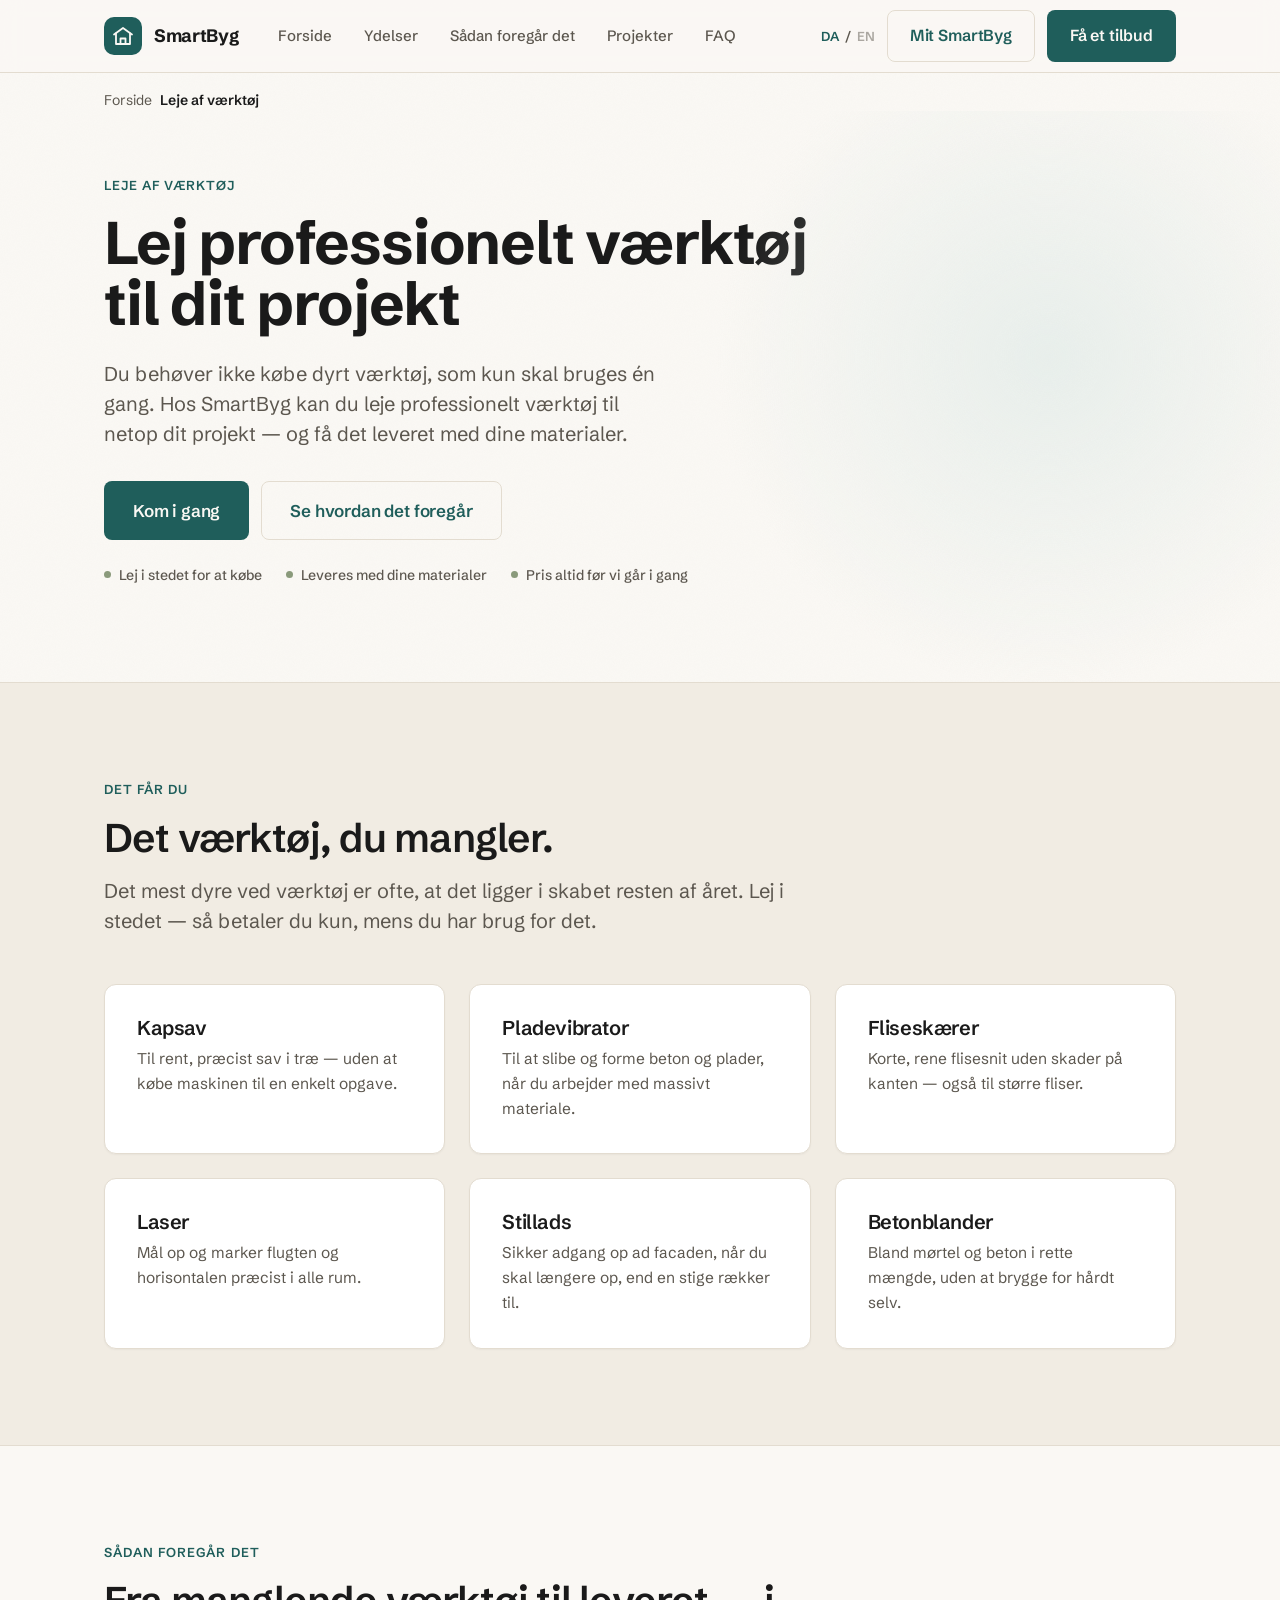
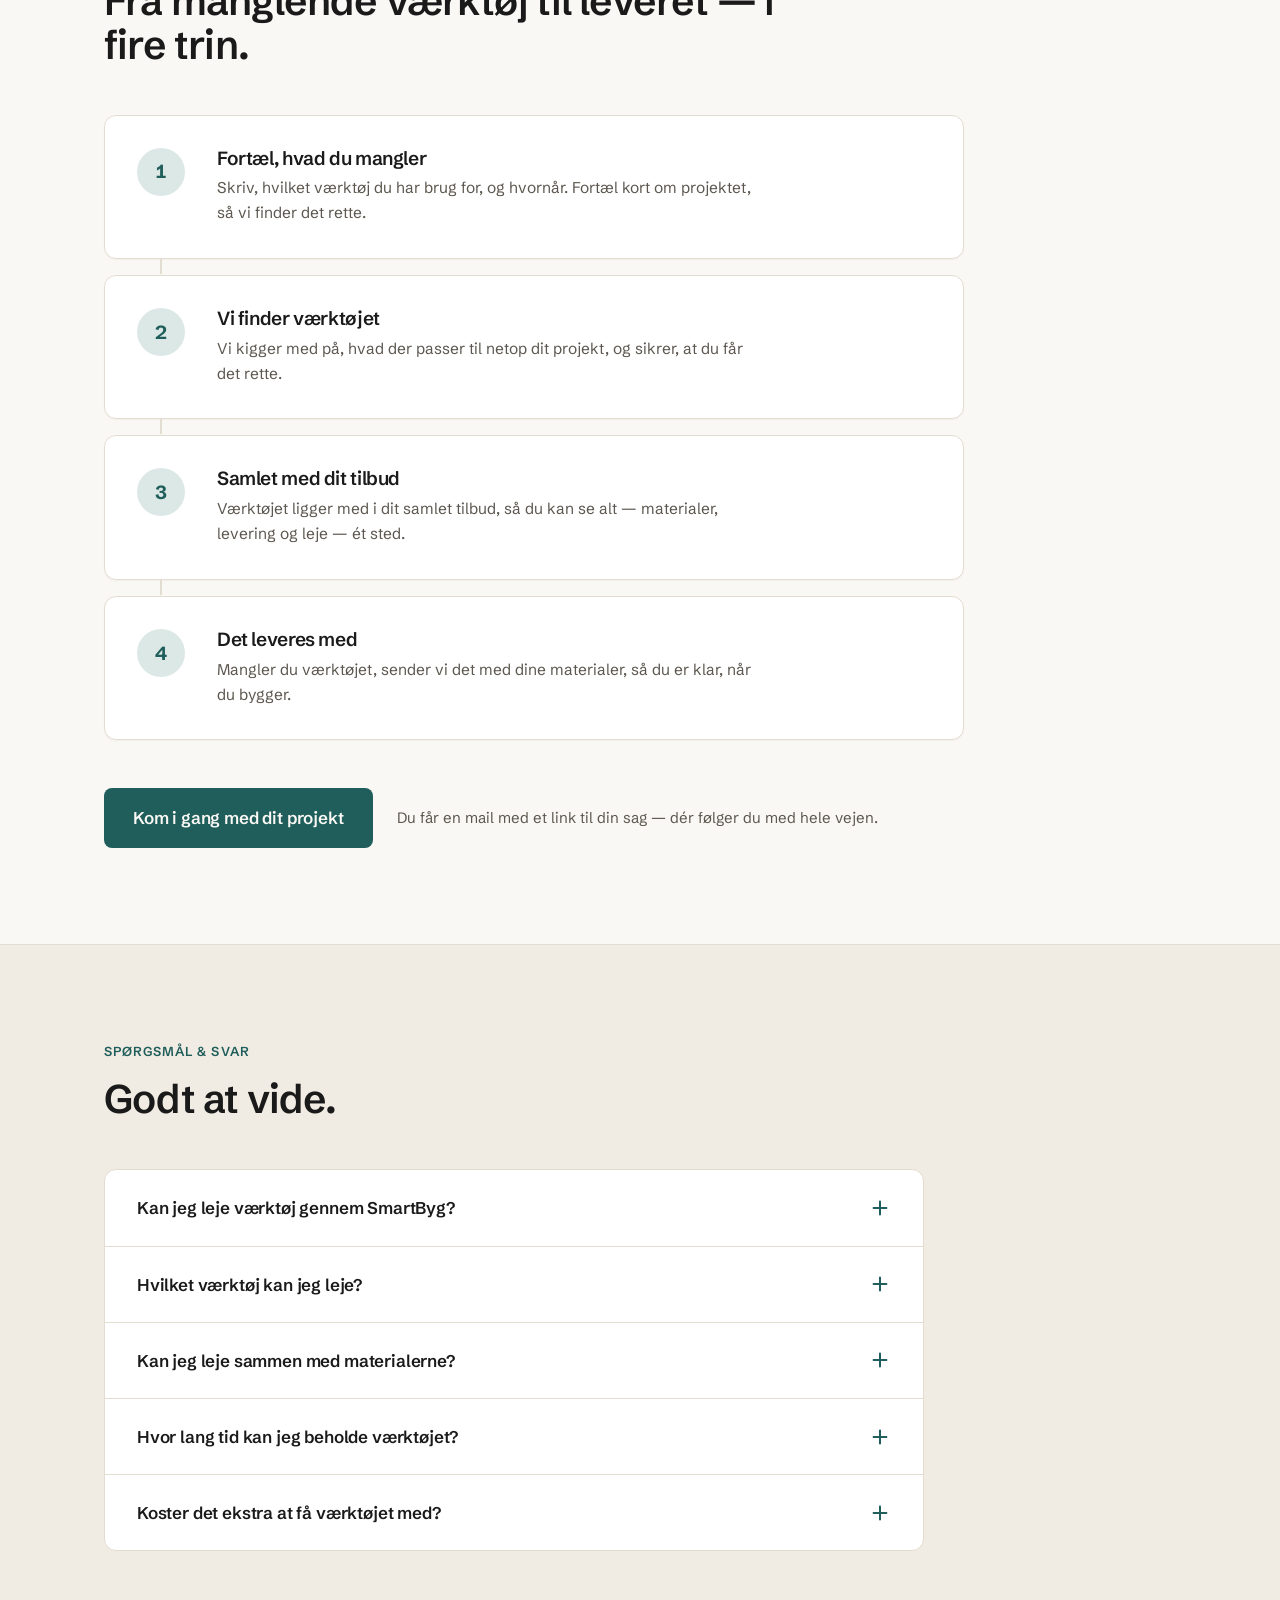
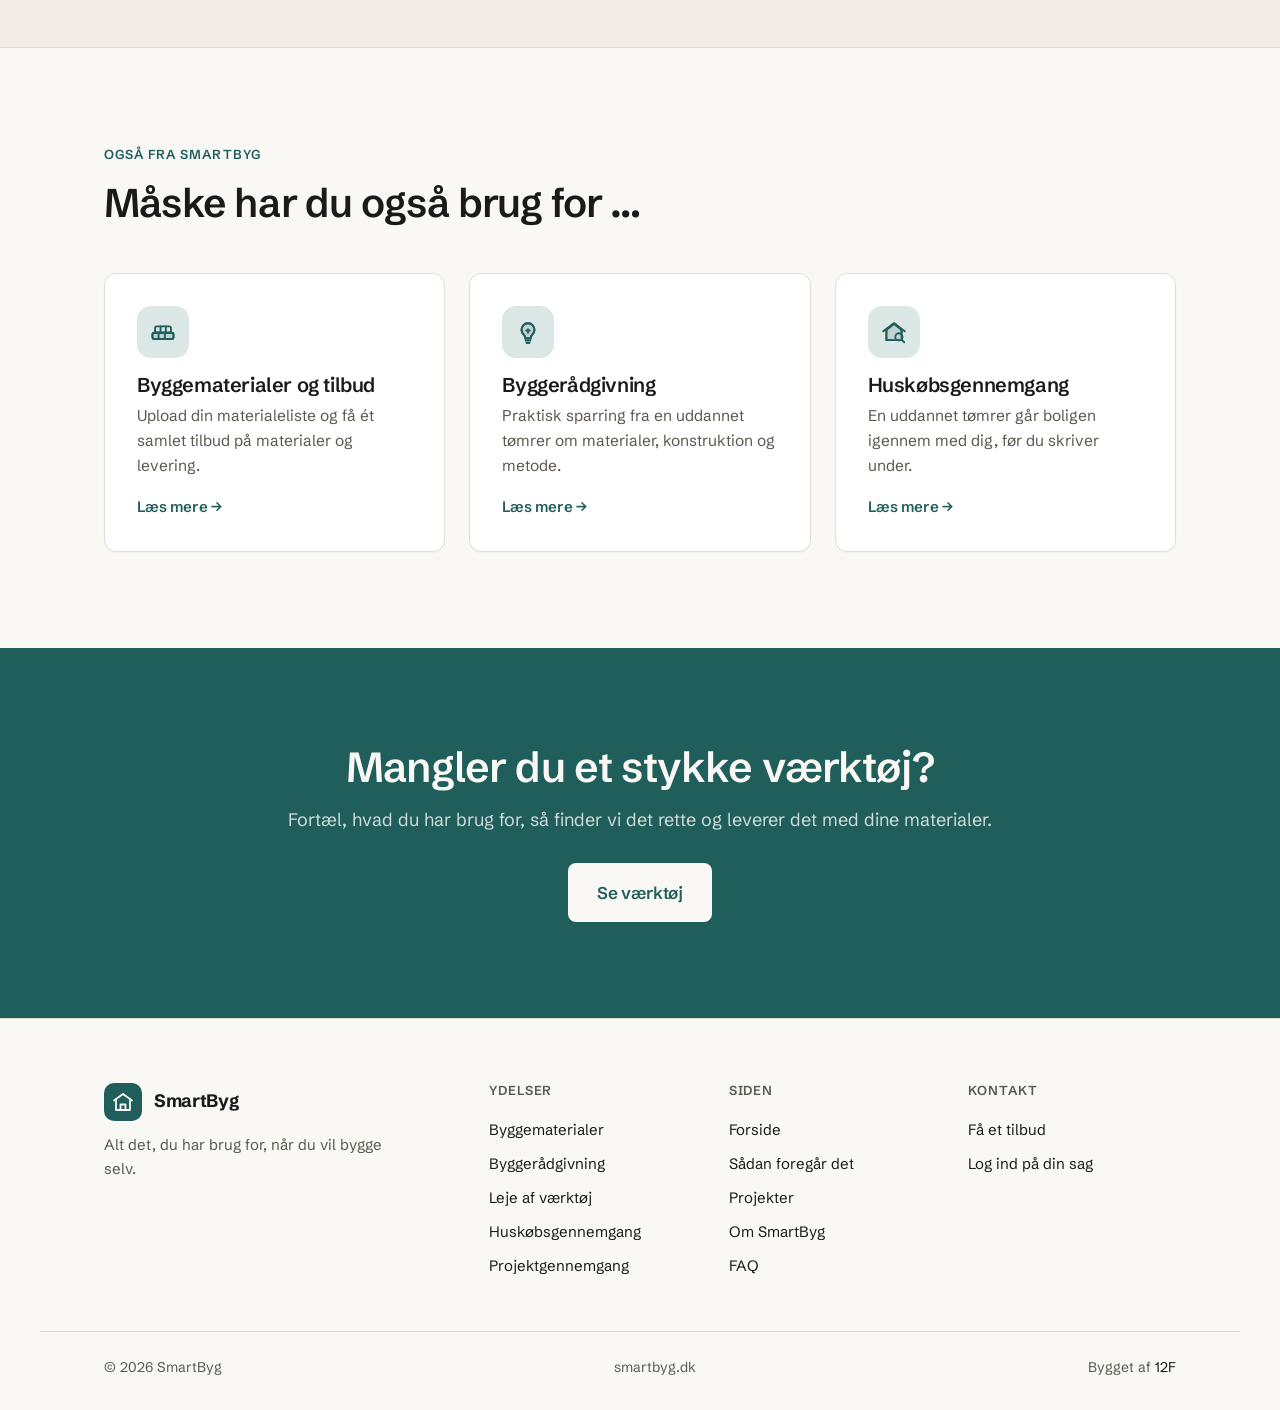
<file: leje-af-vaerktoj/index.html>
<!DOCTYPE html>
<html lang="da">
<head>
  <meta charset="UTF-8" />
  <meta name="viewport" content="width=device-width, initial-scale=1.0" />
  <script>document.documentElement.classList.add("js");</script>
  <title>Leje af professionelt værktøj | SmartByg</title>
  <meta name="description" content="Lej professionelt værktøj — kapsav, pladevibrator, fliseskærer, laser, stillads, betonblander og mere. Lej i stedet for at købe, og få det leveret med dine materialer." />
  <meta name="theme-color" content="#1F5E5B" />
  <link rel="canonical" href="https://smartbyg.dk/leje-af-vaerktoj/" />
  <meta name="robots" content="index, follow" />

  <meta property="og:url" content="https://smartbyg.dk/leje-af-vaerktoj/" />
  <meta property="og:title" content="Leje af professionelt værktøj | SmartByg" />
  <meta property="og:description" content="Lej professionelt værktøj til dit projekt — kapsav, pladevibrator, fliseskærer, laser og mere. Lej i stedet for at købe." />
  <meta property="og:type" content="website" />
  <meta property="og:site_name" content="SmartByg" />
  <meta property="og:locale" content="da_DK" />

  <link rel="icon" href="data:image/svg+xml,%3Csvg xmlns='http://www.w3.org/2000/svg' viewBox='0 0 24 24'%3E%3Crect width='24' height='24' rx='5' fill='%231F5E5B'/%3E%3Cg fill='none' stroke='%23FAF8F4' stroke-width='1.8' stroke-linecap='round' stroke-linejoin='round'%3E%3Cpath d='M4 10.5 12 5l8 5.5'/%3E%3Cpath d='M6 9.8V19h12V9.8'/%3E%3Cpath d='M10 19v-4.5h4V19'/%3E%3C/g%3E%3C/svg%3E" />
  <link rel="preconnect" href="https://fonts.googleapis.com" />
  <link rel="preconnect" href="https://fonts.gstatic.com" crossorigin />
  <link href="https://fonts.googleapis.com/css2?family=Schibsted+Grotesk:wght@400;500;600;700&display=swap" rel="stylesheet" />
  <link rel="stylesheet" href="/styles.css" />

<script>
(function(){var H="smartbyg.dk",d=document;if(location.hostname===H||location.hostname==="www."+H){var s=d.createElement("script");s.src="https://umami.robert-jensen.dk/script.js";s.defer=true;s.dataset.websiteId="f1f3cc61-4a15-435b-b1ac-d099636d088a";s.dataset.performance="true";d.head.appendChild(s);}})();
</script>

<script type="application/ld+json">
[
  {
    "@type": "Organization",
    "@id": "https://smartbyg.dk/#organization",
    "name": "SmartByg",
    "url": "https://smartbyg.dk/",
    "description": "Rådgivning, byggematerialer og værktøj til dit gør-det-selv-projekt."
  },
  {
    "@type": "WebSite",
    "@id": "https://smartbyg.dk/#website",
    "url": "https://smartbyg.dk/",
    "name": "SmartByg",
    "inLanguage": "da-DK",
    "publisher": {
      "@id": "https://smartbyg.dk/#organization"
    }
  },
  {
    "@type": "WebPage",
    "@id": "https://smartbyg.dk/leje-af-vaerktoj/#webpage",
    "url": "https://smartbyg.dk/leje-af-vaerktoj/",
    "name": "Leje af professionelt værktøj | SmartByg",
    "description": "Lej professionelt værktøj — kapsav, pladevibrator, fliseskærer, laser, stillads, betonblander og mere. Lej i stedet for at købe, og få det leveret med dine materialer.",
    "dateModified": "2026-10-09",
    "inLanguage": "da-DK",
    "isPartOf": {
      "@id": "https://smartbyg.dk/#website"
    },
    "breadcrumb": {
      "@id": "https://smartbyg.dk/leje-af-vaerktoj/#breadcrumb"
    }
  },
  {
    "@type": "BreadcrumbList",
    "@id": "https://smartbyg.dk/leje-af-vaerktoj/#breadcrumb",
    "itemListElement": [
      {
        "@type": "ListItem",
        "position": 1,
        "name": "Forside",
        "item": "https://smartbyg.dk/"
      },
      {
        "@type": "ListItem",
        "position": 2,
        "name": "Leje af værktøj",
        "item": "https://smartbyg.dk/leje-af-vaerktoj/"
      }
    ]
  },
  {
    "@type": "FAQPage",
    "@id": "https://smartbyg.dk/leje-af-vaerktoj/#faq",
    "mainEntity": [
      {
        "@type": "Question",
        "name": "Kan jeg leje værktøj gennem SmartByg?",
        "acceptedAnswer": {
          "@type": "Answer",
          "text": "Ja. Vi tilbyder udlejning af professionelt værktøj til gør-det-selv-projekter."
        }
      },
      {
        "@type": "Question",
        "name": "Hvilket værktøj kan jeg leje?",
        "acceptedAnswer": {
          "@type": "Answer",
          "text": "Blandt andet kapsav, pladevibrator, fliseskærer, laser, stillads og betonblander. Fortæl, hvad du har brug for, så finder vi det rette til dit projekt."
        }
      },
      {
        "@type": "Question",
        "name": "Kan jeg leje sammen med materialerne?",
        "acceptedAnswer": {
          "@type": "Answer",
          "text": "Ja. Værktøjet ligger med i dit samlet tilbud, og det kan leveres sammen med dine materialer, så du får alt i én gang."
        }
      },
      {
        "@type": "Question",
        "name": "Hvor lang tid kan jeg beholde værktøjet?",
        "acceptedAnswer": {
          "@type": "Answer",
          "text": "Det aftales med projektets varighed. Fortæl, hvornår du skal bruge det, så finder vi en lejeperiode, der passer."
        }
      },
      {
        "@type": "Question",
        "name": "Koster det ekstra at få værktøjet med?",
        "acceptedAnswer": {
          "@type": "Answer",
          "text": "Lejen ligger med i dit samlet tilbud, så du ser den som en del af den samlede pris. Du får prisen, før du godkender."
        }
      }
    ]
  }
]
</script>
</head>
<body>
  <a class="skip-link" href="#main">Spring til indhold</a>

  <header class="site-header" id="top">
    <div class="container header-inner">
      <a class="brand" href="/" aria-label="SmartByg — forside">
        <span class="brand-mark" aria-hidden="true"><svg viewBox="0 0 24 24" width="24" height="24" fill="none" stroke="currentColor" stroke-width="1.8" stroke-linecap="round" stroke-linejoin="round" aria-hidden="true"><path d="M3 10.5 12 4l9 6.5" /><path d="M5 9.5V20h14V9.5" /><path d="M9.5 20v-5.5h5V20" /></svg></span>
        <span class="brand-name">SmartByg</span>
      </a>

      <nav class="site-nav" id="site-nav" aria-label="Hovednavigation">
<a href="/" aria-current="page">Forside</a><a href="/#ydelser">Ydelser</a><a href="/#saadan">Sådan foregår det</a><a href="/#projekter">Projekter</a><a href="/#faq">FAQ</a>
        <a class="nav-login" href="https://app.smartbyg.dk/sag" rel="noopener">Mit SmartByg</a>
      </nav>

      <div class="header-actions">
        <div class="lang-switch" aria-label="Vælg sprog">
          <a href="#" aria-current="true">DA</a>
          <span aria-hidden="true">/</span>
          <a href="#" aria-disabled="true" title="Kommer snart">EN</a>
        </div>
        <a class="btn btn-ghost" href="https://app.smartbyg.dk/sag" rel="noopener">Mit SmartByg</a>
        <a class="btn btn-primary" href="https://smartbyg.dk/?valg=vaerktoej#start">Få et tilbud</a>
        <button type="button" class="nav-toggle" id="nav-toggle"
                aria-controls="site-nav" aria-expanded="false" aria-label="Åbn menu">
          <svg class="nav-toggle-open" viewBox="0 0 24 24" width="22" height="22" fill="none" stroke="currentColor" stroke-width="1.9" stroke-linecap="round" aria-hidden="true">
            <path d="M4 7h16M4 12h16M4 17h16" />
          </svg>
          <svg class="nav-toggle-close" viewBox="0 0 24 24" width="22" height="22" fill="none" stroke="currentColor" stroke-width="1.9" stroke-linecap="round" aria-hidden="true">
            <path d="m6 6 12 12M18 6 6 18" />
          </svg>
        </button>
      </div>
    </div>
  </header>

  <main id="main">
    <nav class="container crumbs" aria-label="Brødkrummer" style="padding-top:16px">
      <ol style="display:flex;gap:8px;list-style:none;font-size:14px;color:var(--text-muted)">
        <li><a href="/" style="color:var(--text-muted)">Forside</a></li>
        <li aria-current="page" style="color:var(--text);font-weight:600">Leje af værktøj</li>
      </ol>
    </nav>

    <!-- Hero -->
    <section class="hero">
      <div class="container hero-grid" style="grid-template-columns:1fr;gap:0">
        <div class="hero-copy reveal" style="max-width:760px">
          <p class="eyebrow">Leje af værktøj</p>
          <h1>Lej professionelt værktøj til dit projekt</h1>
          <p class="lead">Du behøver ikke købe dyrt værktøj, som kun skal bruges én gang. Hos SmartByg kan du leje professionelt værktøj til netop dit projekt — og få det leveret med dine materialer.</p>
          <div class="hero-cta">
            <a class="btn btn-primary btn-lg" href="https://smartbyg.dk/?valg=vaerktoej#start">Kom i gang</a>
            <a class="btn btn-ghost btn-lg" href="#saadan">Se hvordan det foregår</a>
          </div>
          <ul class="reassure" aria-label="Det kan du regne med"><li>Lej i stedet for at købe</li><li>Leveres med dine materialer</li><li>Pris altid før vi går i gang</li></ul>
        </div>
      </div>
    </section>

    <!-- What you get -->
    <section class="section section-sunken" id="fremgang">
      <div class="container">
        <header class="section-head">
          <p class="eyebrow">Det får du</p>
          <h2>Det værktøj, du mangler.</h2>
          <p class="lead section-lead">Det mest dyre ved værktøj er ofte, at det ligger i skabet resten af året. Lej i stedet — så betaler du kun, mens du har brug for det.</p>
        </header>
        <div class="cards">
<article class="card reveal"><h3>Kapsav</h3><p>Til rent, præcist sav i træ — uden at købe maskinen til en enkelt opgave.</p></article>
<article class="card reveal"><h3>Pladevibrator</h3><p>Til at slibe og forme beton og plader, når du arbejder med massivt materiale.</p></article>
<article class="card reveal"><h3>Fliseskærer</h3><p>Korte, rene flisesnit uden skader på kanten — også til større fliser.</p></article>
<article class="card reveal"><h3>Laser</h3><p>Mål op og marker flugten og horisontalen præcist i alle rum.</p></article>
<article class="card reveal"><h3>Stillads</h3><p>Sikker adgang op ad facaden, når du skal længere op, end en stige rækker til.</p></article>
<article class="card reveal"><h3>Betonblander</h3><p>Bland mørtel og beton i rette mængde, uden at brygge for hårdt selv.</p></article>
        </div>
      </div>
    </section>

    <!-- How it works -->
    <section class="section" id="saadan">
      <div class="container">
        <header class="section-head">
          <p class="eyebrow">Sådan foregår det</p>
          <h2>Fra manglende værktøj til leveret — i fire trin.</h2>
        </header>
        <ol class="journey">
<li class="journey-step reveal"><span class="journey-num" aria-hidden="true">1</span><div><h3>Fortæl, hvad du mangler</h3><p>Skriv, hvilket værktøj du har brug for, og hvornår. Fortæl kort om projektet, så vi finder det rette.</p></div></li>
<li class="journey-step reveal"><span class="journey-num" aria-hidden="true">2</span><div><h3>Vi finder værktøjet</h3><p>Vi kigger med på, hvad der passer til netop dit projekt, og sikrer, at du får det rette.</p></div></li>
<li class="journey-step reveal"><span class="journey-num" aria-hidden="true">3</span><div><h3>Samlet med dit tilbud</h3><p>Værktøjet ligger med i dit samlet tilbud, så du kan se alt — materialer, levering og leje — ét sted.</p></div></li>
<li class="journey-step reveal"><span class="journey-num" aria-hidden="true">4</span><div><h3>Det leveres med</h3><p>Mangler du værktøjet, sender vi det med dine materialer, så du er klar, når du bygger.</p></div></li>
        </ol>
        <div class="journey-foot">
          <a class="btn btn-primary btn-lg" href="https://smartbyg.dk/?valg=vaerktoej#start">Kom i gang med dit projekt</a>
          <p>Du får en mail med et link til din sag — dér følger du med hele vejen.</p>
        </div>
      </div>
    </section>

    <!-- FAQ -->
    <section class="section section-sunken" id="faq">
      <div class="container">
        <header class="section-head">
          <p class="eyebrow">Spørgsmål &amp; svar</p>
          <h2>Godt at vide.</h2>
        </header>
        <div class="faq reveal">
<details class="faq-item"><summary>Kan jeg leje værktøj gennem SmartByg?</summary><div class="faq-body"><p>Ja. Vi tilbyder udlejning af professionelt værktøj til gør-det-selv-projekter.</p></div></details>
<details class="faq-item"><summary>Hvilket værktøj kan jeg leje?</summary><div class="faq-body"><p>Blandt andet kapsav, pladevibrator, fliseskærer, laser, stillads og betonblander. Fortæl, hvad du har brug for, så finder vi det rette til dit projekt.</p></div></details>
<details class="faq-item"><summary>Kan jeg leje sammen med materialerne?</summary><div class="faq-body"><p>Ja. Værktøjet ligger med i dit samlet tilbud, og det kan leveres sammen med dine materialer, så du får alt i én gang.</p></div></details>
<details class="faq-item"><summary>Hvor lang tid kan jeg beholde værktøjet?</summary><div class="faq-body"><p>Det aftales med projektets varighed. Fortæl, hvornår du skal bruge det, så finder vi en lejeperiode, der passer.</p></div></details>
<details class="faq-item"><summary>Koster det ekstra at få værktøjet med?</summary><div class="faq-body"><p>Lejen ligger med i dit samlet tilbud, så du ser den som en del af den samlede pris. Du får prisen, før du godkender.</p></div></details>
        </div>
      </div>
    </section>

    <!-- Related services -->
    <section class="section" id="andreydelser">
      <div class="container">
        <header class="section-head">
          <p class="eyebrow">Også fra SmartByg</p>
          <h2>Måske har du også brug for …</h2>
        </header>
        <div class="cards">
<article class="card reveal"><span class="ico ico-lg" aria-hidden="true"><svg viewBox="0 0 24 24" fill="none" stroke="currentColor" stroke-width="1.6" stroke-linecap="round" stroke-linejoin="round"><rect x="3" y="12.6" width="18" height="5.4" rx="1.4" fill="currentColor" fill-opacity=".15"/><rect x="3" y="12.6" width="18" height="5.4" rx="1.4"/><rect x="5.2" y="7.2" width="13.6" height="5.4" rx="1.4"/><path d="M8.2 12.6v5.4M13.6 12.6v5.4M9.9 7.2v5.4M14.4 7.2v5.4"/></svg></span><h3>Byggematerialer og tilbud</h3><p>Upload din materialeliste og få ét samlet tilbud på materialer og levering.</p><a class="card-link" href="/byggematerialer-tilbud/">Læs mere →</a></article>
<article class="card reveal"><span class="ico ico-lg" aria-hidden="true"><svg viewBox="0 0 24 24" fill="none" stroke="currentColor" stroke-width="1.6" stroke-linecap="round" stroke-linejoin="round"><path d="M8.4 14.4a5.6 5.6 0 1 1 7.2 0c-.7.6-1.1 1.4-1.2 2.2l-.1 1h-4.6l-.1-1c-.1-.8-.5-1.6-1.2-2.2Z" fill="currentColor" fill-opacity=".15"/><path d="M8.4 14.4a5.6 5.6 0 1 1 7.2 0c-.7.6-1.1 1.4-1.2 2.2l-.1 1h-4.6l-.1-1c-.1-.8-.5-1.6-1.2-2.2Z"/><path d="M10 19.4h4M10.7 21.4h2.6"/><path d="M10.4 10.6c.7.7 2.5.7 3.2 0M12 12.6V9.6"/></svg></span><h3>Byggerådgivning</h3><p>Praktisk sparring fra en uddannet tømrer om materialer, konstruktion og metode.</p><a class="card-link" href="/byggeraadv-givning/">Læs mere →</a></article>
<article class="card reveal"><span class="ico ico-lg" aria-hidden="true"><svg viewBox="0 0 24 24" fill="none" stroke="currentColor" stroke-width="1.6" stroke-linecap="round" stroke-linejoin="round"><path d="M5.5 10.2 12 5.1l6.5 5.1V19h-13Z" fill="currentColor" fill-opacity=".15"/><path d="M2.8 11.4 12 4.2l9.2 7.2"/><path d="M5.5 10.2V19h5.4"/><path d="M18.5 10.2v2.2"/><circle cx="16.2" cy="16.2" r="3.1"/><path d="m18.5 18.5 2.3 2.3"/></svg></span><h3>Huskøbsgennemgang</h3><p>En uddannet tømrer går boligen igennem med dig, før du skriver under.</p><a class="card-link" href="/huskoeb-gennemgang/">Læs mere →</a></article>
        </div>
      </div>
    </section>

    <!-- CTA -->
    <section class="cta-band">
      <div class="container cta-inner reveal">
        <h2>Mangler du et stykke værktøj?</h2>
        <p>Fortæl, hvad du har brug for, så finder vi det rette og leverer det med dine materialer.</p>
        <a class="btn btn-on-accent btn-lg" href="https://smartbyg.dk/?valg=vaerktoej#start">Se værktøj</a>
      </div>
    </section>
  </main>

  <footer class="site-footer">
    <div class="container footer-grid">
      <div class="footer-brand">
        <span class="brand">
          <span class="brand-mark" aria-hidden="true"><svg viewBox="0 0 24 24" width="24" height="24" fill="none" stroke="currentColor" stroke-width="1.8" stroke-linecap="round" stroke-linejoin="round" aria-hidden="true"><path d="M3 10.5 12 4l9 6.5" /><path d="M5 9.5V20h14V9.5" /><path d="M9.5 20v-5.5h5V20" /></svg></span>
          <span class="brand-name">SmartByg</span>
        </span>
        <p>Alt det, du har brug for, når du vil bygge selv.</p>
      </div>

      <nav class="footer-col" aria-label="Sidefod — ydelser">
        <h4>Ydelser</h4>
        <a href="/byggematerialer-tilbud/">Byggematerialer</a>
        <a href="/byggeraadv-givning/">Byggerådgivning</a>
        <a href="/leje-af-vaerktoj/" aria-current="page">Leje af værktøj</a>
        <a href="/huskoeb-gennemgang/">Huskøbsgennemgang</a>
        <a href="/?valg=projektgennemgang#start">Projektgennemgang</a>
      </nav>

      <nav class="footer-col" aria-label="Sidefod — siden">
        <h4>Siden</h4>
        <a href="/">Forside</a>
        <a href="/#saadan">Sådan foregår det</a>
        <a href="/#projekter">Projekter</a>
        <a href="/#om">Om SmartByg</a>
        <a href="/#faq">FAQ</a>
      </nav>

      <nav class="footer-col" aria-label="Sidefod — kontakt">
        <h4>Kontakt</h4>
        <a href="/#start">Få et tilbud</a>
        <a href="https://app.smartbyg.dk/sag" rel="noopener">Log ind på din sag</a>
      </nav>
    </div>

    <div class="container footer-bottom">
      <span>© 2026 SmartByg</span>
      <span>smartbyg.dk</span>
      <span>Bygget af <a href="https://www.12f.dk/" rel="noopener">12F</a></span>
    </div>
  </footer>

  <script src="/main.js" defer></script>
</body>
</html>
</file>
<file: styles.css>
/* ============================================================
   SmartByg — "Nordisk Tillid" (Confident Nordic-Tech)
   See design.md for the full design system.
   ============================================================ */

/* ---------- Design tokens ---------- */
:root {
  /* Core palette */
  --bg: #FAF8F4;
  --surface: #FFFFFF;
  --surface-sunken: #F1ECE3;
  --text: #1A1A1A;
  --text-muted: #5C574F;
  --border: #E3DCD0;

  /* Accent (brand) */
  --accent: #1F5E5B;
  --accent-hover: #184B49;
  --accent-soft: #DCE8E5;
  --accent-contrast: #FAF8F4;

  /* Supporting */
  --clay: #C8956D;
  --sage: #8A9A7B;
  --sand: #EAE0CE;

  /* Type */
  --font: "Schibsted Grotesk", "Helvetica Neue", "Segoe UI", system-ui, -apple-system, sans-serif;

  /* Spacing scale (8px base) */
  --sp-1: 4px;  --sp-2: 8px;  --sp-3: 12px; --sp-4: 16px;
  --sp-5: 24px; --sp-6: 32px; --sp-7: 48px; --sp-8: 64px; --sp-9: 96px;

  --radius: 12px;
  --radius-sm: 8px;
  --maxw: 1200px;
  --shadow-card: 0 1px 2px rgba(26, 26, 26, 0.04);
  --shadow-float: 0 12px 32px rgba(26, 26, 26, 0.10);
}

/* ---------- Reset / base ---------- */
*, *::before, *::after { box-sizing: border-box; }
html { scroll-behavior: smooth; -webkit-text-size-adjust: 100%; }
/* [hidden] must win over component display rules (e.g. .field uses display:flex). */
[hidden] { display: none !important; }

body {
  margin: 0;
  font-family: var(--font);
  font-size: 17px;
  line-height: 1.6;
  color: var(--text);
  background: var(--bg);
  -webkit-font-smoothing: antialiased;
  text-rendering: optimizeLegibility;
}

/* Faint paper grain for warmth/depth — sits behind all content, never interactive. */
body::before {
  content: "";
  position: fixed;
  inset: 0;
  z-index: -1;
  pointer-events: none;
  opacity: 0.4;
  background-image: url("data:image/svg+xml,%3Csvg xmlns='http://www.w3.org/2000/svg' width='160' height='160'%3E%3Cfilter id='n'%3E%3CfeTurbulence type='fractalNoise' baseFrequency='0.85' numOctaves='2' stitchTiles='stitch'/%3E%3C/filter%3E%3Crect width='100%25' height='100%25' filter='url(%23n)' opacity='0.05'/%3E%3C/svg%3E");
}

h1, h2, h3, h4 { margin: 0; font-weight: 600; line-height: 1.1; letter-spacing: -0.02em; }
p { margin: 0; }
a { color: inherit; text-decoration: none; }
ul, ol { margin: 0; padding: 0; list-style: none; }
img, svg { display: block; max-width: 100%; }

.container {
  width: 100%;
  max-width: var(--maxw);
  margin-inline: auto;
  padding-inline: var(--sp-5);
}
@media (min-width: 800px) {
  .container { padding-inline: var(--sp-8); }
}

.skip-link {
  position: absolute;
  left: -9999px;
  top: 0;
  background: var(--accent);
  color: var(--accent-contrast);
  padding: var(--sp-3) var(--sp-4);
  border-radius: var(--radius-sm);
  z-index: 100;
}
.skip-link:focus { left: var(--sp-4); top: var(--sp-4); }

/* Anchor targets must clear the sticky header when jumped to. */
section[id], [id]:target { scroll-margin-top: 84px; }

/* ---------- Typography helpers ---------- */
.eyebrow {
  font-size: 13px;
  font-weight: 600;
  letter-spacing: 0.08em;
  text-transform: uppercase;
  color: var(--accent);
  margin-bottom: var(--sp-4);
}
.lead {
  font-size: clamp(18px, 2.2vw, 20px);
  font-weight: 400;
  line-height: 1.5;
  color: var(--text-muted);
}

/* ---------- Buttons ---------- */
.btn {
  display: inline-flex;
  align-items: center;
  justify-content: center;
  gap: var(--sp-2);
  min-height: 44px;
  padding: 12px 22px;
  border-radius: var(--radius-sm);
  font-family: inherit;
  font-size: 16px;
  font-weight: 600;
  letter-spacing: -0.01em;
  border: 1px solid transparent;
  cursor: pointer;
  transition: background-color .18s ease, color .18s ease,
              border-color .18s ease, transform .18s ease;
}
.btn-lg { min-height: 52px; padding: 15px 28px; font-size: 17px; }

.btn-primary { background: var(--accent); color: var(--accent-contrast); }
.btn-primary:hover { background: var(--accent-hover); transform: translateY(-1px); }

.btn-ghost { background: transparent; color: var(--accent); border-color: var(--border); }
.btn-ghost:hover { border-color: var(--accent); background: var(--accent-soft); }

.btn-on-accent { background: var(--bg); color: var(--accent); }
.btn-on-accent:hover { transform: translateY(-1px); background: #fff; }

.btn:focus-visible,
a:focus-visible { outline: 3px solid var(--accent); outline-offset: 2px; border-radius: var(--radius-sm); }

/* ---------- Header ---------- */
.site-header {
  position: sticky;
  top: 0;
  z-index: 50;
  background: color-mix(in srgb, var(--bg) 88%, transparent);
  backdrop-filter: saturate(140%) blur(10px);
  border-bottom: 1px solid var(--border);
}
.header-inner {
  display: flex;
  align-items: center;
  gap: var(--sp-5);
  height: 72px;
}
.brand { display: inline-flex; align-items: center; gap: var(--sp-3); font-weight: 700; letter-spacing: -0.02em; }
.brand-mark {
  display: inline-grid;
  place-items: center;
  width: 38px; height: 38px;
  color: var(--accent-contrast);
  background: var(--accent);
  border-radius: 10px;
}
.brand-name { font-size: 18px; }

.site-nav { display: none; gap: var(--sp-6); margin-left: var(--sp-4); }
.site-nav a { font-size: 15px; font-weight: 500; color: var(--text-muted); }
.site-nav a:hover { color: var(--text); }
/* Going to your own sag is not a section of this page — say so in the colour. */
.site-nav .nav-login { color: var(--accent); font-weight: 600; }

.header-actions { display: flex; align-items: center; gap: var(--sp-3); margin-left: auto; }
.lang-switch { display: none; align-items: center; gap: 6px; font-size: 13px; font-weight: 600; color: var(--text-muted); }
.lang-switch a[aria-current="true"] { color: var(--accent); }
.lang-switch a[aria-disabled="true"] { opacity: .5; cursor: not-allowed; }
.header-actions .btn-ghost { display: none; }

/* Keep the header CTA on one line next to the menu button on small phones. */
.header-actions .btn { white-space: nowrap; }
@media (max-width: 520px) {
  .header-actions .btn-primary { padding: 10px 14px; font-size: 15px; }
}

/* Mobile menu button — the nav has more items than fit on a phone. */
.nav-toggle {
  display: inline-grid;
  place-items: center;
  width: 44px; height: 44px;
  color: var(--text);
  background: transparent;
  border: 1px solid var(--border);
  border-radius: var(--radius-sm);
  cursor: pointer;
}
.nav-toggle:hover { border-color: var(--accent); color: var(--accent); }
.nav-toggle-close { display: none; }
.nav-toggle[aria-expanded="true"] .nav-toggle-open { display: none; }
.nav-toggle[aria-expanded="true"] .nav-toggle-close { display: block; }

/* Below the desktop breakpoint the nav drops down from the header bar. It is
   1120 rather than 800 because that is where the row actually fits: the old
   800 was optimistic even for six items — at 900 it broke "Sådan foregår det"
   over three lines inside a 72px bar. Below this width every link, "Mit
   SmartByg" included, lives in the menu. */
@media (max-width: 1119px) {
  .site-nav.is-open {
    display: flex;
    flex-direction: column;
    gap: 0;
    position: absolute;
    left: 0; right: 0; top: 100%;
    margin: 0;
    padding: var(--sp-2) var(--sp-5) var(--sp-5);
    background: var(--bg);
    border-bottom: 1px solid var(--border);
    box-shadow: var(--shadow-float);
  }
  .site-nav.is-open a {
    padding: 14px 0;
    font-size: 17px;
    color: var(--text);
    border-bottom: 1px solid var(--border);
  }
  .site-nav.is-open a:last-child { border-bottom: 0; }
  /* Last in the menu and the only one that leaves the page — say so. */
  .site-nav.is-open .nav-login { color: var(--accent); font-weight: 600; }
}

@media (min-width: 800px) {
  .lang-switch { display: inline-flex; }
}
@media (min-width: 1120px) {
  .site-nav { display: flex; }
  .nav-toggle { display: none; }
  /* Room for a second button beside the CTA, so the ghost takes over from the
     nav link: the same destination, offered once at every width, never twice. */
  .header-actions .btn-ghost { display: inline-flex; }
  .site-nav .nav-login { display: none; }
}
/* The nav is wide now — let it breathe and keep the CTA from being squeezed. */
@media (min-width: 1120px) and (max-width: 1279px) {
  .site-nav { gap: var(--sp-5); }
  .site-nav a { font-size: 14.5px; }
}
/* A nav item that breaks in half reads as two items. */
.site-nav a { white-space: nowrap; }

/* ---------- Hero ---------- */
.hero { padding: var(--sp-8) 0 var(--sp-9); position: relative; overflow: hidden; }
.hero::before {
  content: "";
  position: absolute;
  right: -10%; top: -20%;
  width: 60vw; height: 60vw; max-width: 720px; max-height: 720px;
  background: radial-gradient(circle, var(--accent-soft) 0%, transparent 65%);
  opacity: .6;
  pointer-events: none;
}
.hero-grid { display: grid; gap: var(--sp-8); align-items: center; }
@media (min-width: 900px) {
  .hero-grid { grid-template-columns: 1.05fr 0.95fr; gap: var(--sp-9); }
}

.hero-copy h1 {
  font-size: clamp(40px, 7vw, 60px);
  font-weight: 700;
  line-height: 1.02;
  margin-bottom: var(--sp-5);
}
.hero-copy .lead { max-width: 46ch; }
.hero-cta { display: flex; flex-wrap: wrap; gap: var(--sp-3); margin: var(--sp-6) 0 var(--sp-5); }

.reassure { display: flex; flex-wrap: wrap; gap: var(--sp-3) var(--sp-5); color: var(--text-muted); font-size: 14px; font-weight: 500; }
.reassure li { display: flex; align-items: center; gap: var(--sp-2); }
.reassure li::before {
  content: "";
  width: 7px; height: 7px; border-radius: 50%;
  background: var(--sage);
}

/* Hero visual */
.hero-visual { position: relative; }
.hero-frame {
  position: relative;
  border: 1px solid var(--accent);
  border-radius: var(--radius);
  padding: 14px;
  background: var(--surface);
  box-shadow: var(--shadow-float);
}
.hero-photo {
  position: relative;
  aspect-ratio: 4 / 3.2;
  border-radius: var(--radius-sm);
  /* Warm fallback shown only until the photo paints. */
  background: linear-gradient(135deg, var(--sand) 0%, var(--surface-sunken) 100%);
  overflow: hidden;
}
.hero-photo-img {
  position: absolute; inset: 0;
  width: 100%; height: 100%;
  object-fit: cover;
}
/* Soft scrim at the bottom so the "Din renovering" tag stays legible on any photo. */
.hero-photo::after {
  content: "";
  position: absolute; inset: 0;
  pointer-events: none;
  background: linear-gradient(to top, rgba(26,26,26,.30), transparent 36%);
}
.hero-photo-tag {
  position: absolute;
  left: 14px; bottom: 14px;
  z-index: 1;
  font-size: 13px; font-weight: 600; letter-spacing: .02em;
  color: var(--accent-contrast);
  background: rgba(24,75,73,.62);
  border: 1px solid rgba(255,255,255,.25);
  padding: 6px 12px; border-radius: 999px;
  backdrop-filter: blur(4px);
}
.topics { display: flex; flex-wrap: wrap; gap: 8px; margin-top: 12px; }
.topic {
  flex: 1 1 auto;
  text-align: center;
  padding: 7px 12px;
  border-radius: 999px;
  border: 1px solid var(--border);
  background: var(--accent-soft);
  color: var(--accent);
  font-size: 13px;
  font-weight: 600;
  letter-spacing: -0.01em;
  white-space: nowrap;
}

.hero-card {
  position: absolute;
  right: -18px; bottom: 40px;
  display: flex; align-items: center; gap: var(--sp-3);
  background: var(--surface);
  border: 1px solid var(--border);
  border-radius: var(--radius-sm);
  padding: 12px 16px;
  box-shadow: var(--shadow-float);
  max-width: 232px;
}
.hero-card strong { display: block; font-size: 14px; }
.hero-card span { font-size: 12.5px; color: var(--text-muted); }
.hero-card-dot { width: 10px; height: 10px; border-radius: 50%; background: var(--sage); flex: none; box-shadow: 0 0 0 4px var(--accent-soft); }
@media (max-width: 560px) { .hero-card { right: 8px; bottom: 16px; } }

/* ---------- Trust strip ---------- */
.strip { border-top: 1px solid var(--border); border-bottom: 1px solid var(--border); background: var(--surface-sunken); }
/* Vertical padding only — the inline gutters come from .container. */
.strip-inner {
  display: grid;
  grid-template-columns: repeat(2, 1fr);
  gap: var(--sp-5);
  padding-block: var(--sp-6);
}
@media (min-width: 800px) { .strip-inner { grid-template-columns: repeat(4, 1fr); } }
.stat strong { display: block; font-size: 22px; font-weight: 700; letter-spacing: -0.02em; font-variant-numeric: tabular-nums; }
.stat span { font-size: 14px; color: var(--text-muted); }

/* ---------- Savings (value justification) ---------- */
.savings {
  background: var(--accent-soft);
  border-bottom: 1px solid var(--border);
}
.savings-inner {
  display: grid;
  gap: var(--sp-6);
  padding-block: var(--sp-9);
  align-items: center;
}
@media (min-width: 860px) {
  .savings-inner { grid-template-columns: 1.05fr 0.95fr; gap: var(--sp-9); }
}
.savings-number {
  font-size: clamp(40px, 7vw, 68px);
  font-weight: 700;
  line-height: 1.0;
  letter-spacing: -0.03em;
  color: var(--accent);
}
.savings-number span {
  display: block;
  margin-top: var(--sp-3);
  font-size: clamp(19px, 2.6vw, 26px);
  font-weight: 600;
  letter-spacing: -0.02em;
  color: var(--text);
}
.savings-copy { font-size: clamp(17px, 2vw, 19px); color: var(--text); margin-bottom: var(--sp-5); max-width: 52ch; }
.savings-points { display: grid; gap: var(--sp-3); }
.savings-points li {
  position: relative;
  padding-left: 32px;
  color: var(--text);
  font-weight: 500;
}
.savings-note {
  margin-top: var(--sp-5);
  max-width: 52ch;
  font-size: 14px;
  color: var(--text-muted);
}
.savings-points li::before {
  content: "";
  position: absolute; left: 0; top: 2px;
  width: 20px; height: 20px; border-radius: 50%;
  background: var(--surface);
  background-image: url("data:image/svg+xml,%3Csvg xmlns='http://www.w3.org/2000/svg' width='13' height='13' viewBox='0 0 24 24' fill='none' stroke='%231F5E5B' stroke-width='2.6' stroke-linecap='round' stroke-linejoin='round'%3E%3Cpath d='M20 6 9 17l-5-5'/%3E%3C/svg%3E");
  background-repeat: no-repeat; background-position: center;
}

/* ---------- Generic section ---------- */
.section { padding: var(--sp-9) 0; }
.section-sunken { background: var(--surface-sunken); border-top: 1px solid var(--border); border-bottom: 1px solid var(--border); }
.section-head { max-width: 720px; margin-bottom: var(--sp-7); }
.section-head h2 { font-size: clamp(28px, 4vw, 40px); }
.section-lead { margin-top: var(--sp-4); }
@media (max-width: 800px) { .section { padding: var(--sp-8) 0; } }

/* ---------- Journey (Sådan foregår det) ---------- */
/* A vertical, numbered walk-through of the customer flow — each step carries a
   short example so the process reads as something real, not a diagram. */
.journey { display: grid; gap: var(--sp-4); max-width: 860px; }
.journey-step {
  position: relative;
  display: grid;
  grid-template-columns: 48px 1fr;
  gap: var(--sp-5);
  padding: var(--sp-5);
  background: var(--surface);
  border: 1px solid var(--border);
  border-radius: var(--radius);
  box-shadow: var(--shadow-card);
}
@media (min-width: 720px) { .journey-step { padding: var(--sp-6); gap: var(--sp-6); } }
/* Give the copy more room on narrow phones. */
@media (max-width: 520px) {
  .journey-step { grid-template-columns: 40px 1fr; gap: var(--sp-4); }
  .journey-num { width: 40px; height: 40px; font-size: 17px; }
  .journey-step::after { left: calc(var(--sp-5) + 19px); }
}
/* Connector between consecutive steps. */
.journey-step::after {
  content: "";
  position: absolute;
  left: calc(var(--sp-5) + 23px);
  top: 100%;
  width: 2px;
  height: var(--sp-4);
  background: var(--border);
}
@media (min-width: 720px) { .journey-step::after { left: calc(var(--sp-6) + 23px); } }
.journey-step:last-child::after { display: none; }
.journey-num {
  display: grid; place-items: center;
  width: 48px; height: 48px;
  border-radius: 50%;
  background: var(--accent-soft);
  color: var(--accent);
  font-size: 19px; font-weight: 700;
  font-variant-numeric: tabular-nums;
  letter-spacing: -0.02em;
}
.journey-step h3 { font-size: 19px; margin-bottom: var(--sp-2); }
.journey-step p { font-size: 15.5px; color: var(--text-muted); max-width: 60ch; }
.journey-example {
  margin-top: var(--sp-3);
  padding-left: var(--sp-4);
  border-left: 2px solid var(--accent-soft);
  font-size: 14.5px;
}
.journey-example strong { color: var(--text); font-weight: 600; }
.journey-foot {
  display: flex; flex-wrap: wrap; align-items: center; gap: var(--sp-5);
  margin-top: var(--sp-7);
}
.journey-foot p { font-size: 15px; color: var(--text-muted); }
.journey-foot a:not(.btn) { color: var(--accent); font-weight: 600; }

/* ---------- Cards ---------- */
.cards { display: grid; gap: var(--sp-5); }
@media (min-width: 760px) { .cards { grid-template-columns: repeat(3, 1fr); } }
.card {
  background: var(--surface);
  border: 1px solid var(--border);
  border-radius: var(--radius);
  padding: var(--sp-6);
  box-shadow: var(--shadow-card);
  display: flex; flex-direction: column;
}
.card-icon {
  display: inline-grid; place-items: center;
  width: 46px; height: 46px;
  border-radius: 10px;
  background: var(--accent-soft);
  color: var(--accent);
  margin-bottom: var(--sp-4);
}
.card-icon svg { width: 24px; height: 24px; }
/* Custom duotone icon badge — used in the picker and on service cards. */
.ico {
  display: inline-grid; place-items: center;
  width: 48px; height: 48px;
  border-radius: 12px;
  background: var(--accent-soft);
  color: var(--accent);
}
.ico svg { width: 27px; height: 27px; }
.ico-lg { width: 52px; height: 52px; border-radius: 14px; margin-bottom: var(--sp-4); }
.ico-lg svg { width: 28px; height: 28px; }
.card h3 { font-size: 20px; margin-bottom: var(--sp-2); }
.card p { color: var(--text-muted); font-size: 15.5px; }
.card-link {
  margin-top: auto;
  padding-top: var(--sp-4);
  color: var(--accent);
  font-weight: 600;
  font-size: 15px;
}
.card-link:hover { color: var(--accent-hover); }

/* ---------- Services index (landing-page links) ---------- */
/* A compact grid of links to the four use-case landing pages, sitting just
   under the "Vores ydelser" heading on the home page. Card look, but lighter
   — the detail lives on each service block below. */
.services-index {
  display: grid;
  gap: var(--sp-3);
  margin-bottom: var(--sp-6);
  grid-template-columns: repeat(2, 1fr);
}
@media (min-width: 800px) { .services-index { grid-template-columns: repeat(4, 1fr); } }
.services-index a {
  display: block;
  background: var(--surface);
  border: 1px solid var(--border);
  border-radius: var(--radius);
  padding: var(--sp-4);
  box-shadow: var(--shadow-card);
  transition: border-color .18s ease, transform .18s ease, box-shadow .18s ease;
}
.services-index a:hover {
  border-color: var(--accent);
  transform: translateY(-2px);
  box-shadow: var(--shadow-float);
}
.services-index strong {
  display: block;
  font-size: 15.5px;
  font-weight: 600;
  letter-spacing: -0.01em;
  color: var(--text);
  margin-bottom: 4px;
}
.services-index span {
  display: block;
  font-size: 13.5px;
  color: var(--text-muted);
}

/* ---------- Services (detailed offering blocks) ---------- */
/* Each of the five offerings gets its own block: copy + CTA on the left, the
   "what you get" list on the right. Blocks without a list use .service-solo. */
.services { display: grid; gap: var(--sp-5); }
.service {
  display: grid;
  gap: var(--sp-5);
  background: var(--surface);
  border: 1px solid var(--border);
  border-radius: var(--radius);
  box-shadow: var(--shadow-card);
  padding: var(--sp-6);
}
@media (min-width: 880px) {
  .service {
    grid-template-columns: 1.3fr 0.7fr;
    gap: var(--sp-8);
    align-items: start;
    padding: var(--sp-7);
  }
  .service-solo { grid-template-columns: 1fr; }
}
.service-kicker {
  font-size: 13px; font-weight: 600;
  text-transform: uppercase; letter-spacing: .08em;
  color: var(--accent);
  margin-bottom: var(--sp-2);
}
.service-main h3 {
  font-size: clamp(21px, 2.4vw, 26px);
  line-height: 1.2;
  letter-spacing: -0.01em;
  margin-bottom: var(--sp-4);
}
.service-main p {
  color: var(--text-muted);
  margin-bottom: var(--sp-4);
  max-width: 62ch;
}
.service-main .btn { margin-top: var(--sp-2); }

.service-facts {
  background: var(--surface-sunken);
  border-radius: var(--radius-sm);
  padding: var(--sp-5);
}
.service-facts h4 {
  font-size: 13px; font-weight: 600;
  text-transform: uppercase; letter-spacing: .07em;
  color: var(--text-muted);
  margin-bottom: var(--sp-4);
}
.service-facts ul { display: grid; gap: 10px; }
.service-facts li {
  position: relative;
  padding-left: 26px;
  font-size: 15.5px;
  font-weight: 500;
  line-height: 1.4;
}
.service-facts li::before {
  content: "";
  position: absolute; left: 0; top: 2px;
  width: 17px; height: 17px; border-radius: 50%;
  background: var(--accent-soft);
  background-image: url("data:image/svg+xml,%3Csvg xmlns='http://www.w3.org/2000/svg' width='11' height='11' viewBox='0 0 24 24' fill='none' stroke='%231F5E5B' stroke-width='3' stroke-linecap='round' stroke-linejoin='round'%3E%3Cpath d='M20 6 9 17l-5-5'/%3E%3C/svg%3E");
  background-repeat: no-repeat; background-position: center;
}

/* ---------- Split (for homeowners) ---------- */
.split { display: grid; gap: var(--sp-7); align-items: center; }
@media (min-width: 860px) { .split { grid-template-columns: 1.1fr 0.9fr; gap: var(--sp-9); } }
.split-copy h2 { font-size: clamp(28px, 4vw, 38px); margin-bottom: var(--sp-4); }
.split-copy .lead { margin-bottom: var(--sp-6); }
.checklist { display: grid; gap: var(--sp-3); }
.checklist li {
  position: relative;
  padding: var(--sp-4) var(--sp-4) var(--sp-4) 52px;
  background: var(--surface);
  border: 1px solid var(--border);
  border-radius: var(--radius-sm);
  font-weight: 500;
}
.checklist li::before {
  content: "";
  position: absolute; left: 16px; top: 50%; transform: translateY(-50%);
  width: 22px; height: 22px; border-radius: 50%;
  background: var(--accent-soft);
  background-image: url("data:image/svg+xml,%3Csvg xmlns='http://www.w3.org/2000/svg' width='14' height='14' viewBox='0 0 24 24' fill='none' stroke='%231F5E5B' stroke-width='2.4' stroke-linecap='round' stroke-linejoin='round'%3E%3Cpath d='M20 6 9 17l-5-5'/%3E%3C/svg%3E");
  background-repeat: no-repeat; background-position: center;
}

/* ---------- Testimonials ---------- */
.quotes { display: grid; gap: var(--sp-5); }
@media (min-width: 760px) { .quotes { grid-template-columns: repeat(3, 1fr); } }
.quote {
  background: var(--surface);
  border: 1px solid var(--border);
  border-radius: var(--radius);
  padding: var(--sp-6);
  display: flex; flex-direction: column; gap: var(--sp-5);
}
.quote blockquote { margin: 0; font-size: 18px; line-height: 1.45; letter-spacing: -0.01em; }
.quote figcaption strong { display: block; }
.quote figcaption span { font-size: 14px; color: var(--text-muted); }

/* ---------- CTA band ---------- */
.cta-band { background: var(--accent); color: var(--accent-contrast); }
.cta-inner { padding-block: var(--sp-9); text-align: center; display: grid; gap: var(--sp-4); justify-items: center; }
.cta-inner h2 { font-size: clamp(28px, 4.5vw, 42px); }
.cta-inner p { color: rgba(250,248,244,.82); font-size: 18px; }
.cta-inner .btn { margin-top: var(--sp-3); }

/* ---------- Footer ---------- */
.site-footer { background: var(--bg); border-top: 1px solid var(--border); padding: var(--sp-8) 0 var(--sp-6); }
.footer-grid { display: grid; gap: var(--sp-7); }
@media (min-width: 560px) {
  .footer-grid { grid-template-columns: repeat(2, 1fr); gap: var(--sp-6); }
  .footer-brand { grid-column: 1 / -1; }
}
@media (min-width: 980px) {
  .footer-grid { grid-template-columns: 1.7fr repeat(3, 1fr); }
  .footer-brand { grid-column: auto; }
}
.footer-brand p { color: var(--text-muted); font-size: 15px; margin-top: var(--sp-3); max-width: 32ch; }
.footer-col h4 { font-size: 13px; text-transform: uppercase; letter-spacing: .07em; color: var(--text-muted); margin-bottom: var(--sp-4); }
.footer-col a { display: block; padding: 5px 0; color: var(--text); font-size: 15px; overflow-wrap: break-word; }
.footer-col a:hover { color: var(--accent); }
.footer-lang { display: flex; gap: var(--sp-4); }
.footer-lang a[aria-current="true"] { color: var(--accent); }
.footer-bottom {
  display: flex; justify-content: space-between; flex-wrap: wrap; gap: var(--sp-3);
  margin-top: var(--sp-7); padding-top: var(--sp-5);
  border-top: 1px solid var(--border);
  font-size: 14px; color: var(--text-muted);
}
.footer-bottom a { color: var(--text); }
.footer-bottom a:hover { color: var(--accent); }

/* ---------- Reveal animation ---------- */
/* Only hide content when JS is present to reveal it again — without JS the
   page renders fully visible (no blank sections if a script is blocked). */
.reveal { transition: opacity .6s ease, transform .6s ease; }
.js .reveal { opacity: 0; transform: translateY(16px); }
.reveal.is-visible { opacity: 1; transform: none; }
/* stagger siblings within a group */
.cards .card:nth-child(2), .quotes .quote:nth-child(2), .journey-step:nth-child(2) { transition-delay: .08s; }
.cards .card:nth-child(3), .quotes .quote:nth-child(3), .journey-step:nth-child(3) { transition-delay: .16s; }
.journey-step:nth-child(4) { transition-delay: .24s; }
.journey-step:nth-child(5) { transition-delay: .32s; }

/* ---------- Interactive selector (picker) ---------- */
.picker-band { padding: 0 0 var(--sp-9); }
/* Lift the picker card so it bridges the hero and the sections below. */
.picker {
  margin-top: calc(-1 * var(--sp-7));
  background: var(--surface);
  border: 1px solid var(--border);
  border-radius: var(--radius);
  box-shadow: var(--shadow-float);
  padding: var(--sp-7) var(--sp-6);
}
@media (min-width: 800px) { .picker { padding: var(--sp-8); } }
.picker-head { text-align: center; max-width: 640px; margin: 0 auto var(--sp-6); }
.picker-head h2 { font-size: clamp(26px, 3.6vw, 36px); margin-bottom: var(--sp-3); }
.picker-sub { color: var(--text-muted); }

.picker-options {
  display: grid;
  grid-template-columns: repeat(2, 1fr);
  gap: var(--sp-3);
}
/* Six options: 2-up on mobile, 3-up (two tidy rows) from tablet. A single
   6-across row would clip the longest labels, so we stay at three. */
@media (min-width: 720px) { .picker-options { grid-template-columns: repeat(3, 1fr); } }
.picker-option {
  display: flex; flex-direction: column; align-items: center; gap: 4px;
  text-align: center;
  padding: var(--sp-5) var(--sp-3);
  background: var(--bg);
  border: 1.5px solid var(--border);
  border-radius: var(--radius);
  cursor: pointer;
  font-family: inherit;
  transition: border-color .18s ease, background-color .18s ease, transform .18s ease;
}
.picker-option:hover { border-color: var(--accent); transform: translateY(-1px); }
.picker-option[aria-checked="true"] {
  border-color: var(--accent);
  background: var(--accent-soft);
}
/* Long single words ("Projektgennemgang") must break inside the narrow mobile
   column rather than overflow the option. */
.picker-label {
  font-weight: 600; font-size: 16px; letter-spacing: -0.01em;
  hyphens: auto; overflow-wrap: break-word;
}
.picker-hint { font-size: 13px; color: var(--text-muted); }

/* Reveal panel */
.picker-panel {
  margin-top: var(--sp-6);
  padding-top: var(--sp-6);
  border-top: 1px solid var(--border);
}
.js .picker-panel:not([hidden]) { animation: panel-in .28s ease both; }
@keyframes panel-in { from { opacity: 0; transform: translateY(8px); } to { opacity: 1; transform: none; } }
.picker-panel-head { margin-bottom: var(--sp-5); }
.picker-panel-head h3 { font-size: 22px; margin-bottom: var(--sp-2); }
.picker-panel-head p { color: var(--text-muted); }

/* ---------- Forms ---------- */
.field { display: flex; flex-direction: column; gap: 6px; }
.field-label { font-size: 14px; font-weight: 500; color: var(--text-muted); }
.field-opt { font-weight: 400; opacity: .8; }
.field input,
.field select,
.field textarea {
  width: 100%;
  font-family: inherit;
  font-size: 16px;
  color: var(--text);
  background: var(--surface-sunken);
  border: 1px solid var(--border);
  border-radius: var(--radius-sm);
  padding: 12px 14px;
  transition: border-color .15s ease, box-shadow .15s ease;
}
.field textarea { resize: vertical; min-height: 96px; }
.field input:focus,
.field select:focus,
.field textarea:focus {
  outline: none;
  border-color: var(--accent);
  box-shadow: 0 0 0 3px var(--accent-soft);
}
.field-file input[type="file"] {
  padding: 10px 12px;
  font-size: 14px;
  cursor: pointer;
}
.field-file input[type="file"]::file-selector-button {
  font-family: inherit; font-weight: 600; font-size: 14px;
  color: var(--accent); background: var(--accent-soft);
  border: 0; border-radius: 6px; padding: 8px 12px; margin-right: 12px;
  cursor: pointer;
}

.form-grid { display: grid; gap: var(--sp-4); }
@media (min-width: 680px) { .form-grid { grid-template-columns: repeat(2, 1fr); } }
.field-wide { grid-column: 1 / -1; }
@media (min-width: 680px) { .field-file { grid-column: 1 / -1; } }

.form-foot {
  display: flex; flex-wrap: wrap; align-items: center; gap: var(--sp-4);
  margin-top: var(--sp-6);
}
.form-note { font-size: 14px; color: var(--text-muted); }
/*
  The Turnstile widget. It is an empty div until main.js has a site key to
  render into it, and an empty div would still take a gap in these layouts —
  so while the widget is off it is not there at all. Rendered, it takes its own
  line above the buttons rather than squeezing in beside them.
*/
.turnstile:empty { display: none; }
.form-foot .turnstile { flex: 1 0 100%; }
.form-status {
  margin-top: var(--sp-4);
  padding: 12px 16px;
  border-radius: var(--radius-sm);
  font-weight: 500; font-size: 15px;
}
.form-status.is-success { background: #E4F0E6; color: var(--success); border: 1px solid #BFE0C6; }
.form-status.is-error { background: #F6E2DC; color: var(--error); border: 1px solid #E8C4B9; }

.visually-hidden {
  position: absolute !important;
  width: 1px; height: 1px;
  padding: 0; margin: -1px; overflow: hidden;
  clip: rect(0 0 0 0); white-space: nowrap; border: 0;
}

/* ---------- About ---------- */
.about { display: grid; gap: var(--sp-7); align-items: center; }
@media (min-width: 820px) { .about { grid-template-columns: 0.8fr 1.2fr; gap: var(--sp-9); } }
.about-visual { display: flex; flex-direction: column; align-items: center; gap: var(--sp-3); }
.about-photo {
  width: 100%; max-width: 300px; aspect-ratio: 1;
  display: grid; place-items: center;
  border-radius: var(--radius);
  border: 1px solid var(--border);
  background: linear-gradient(150deg, var(--accent-soft) 0%, var(--sand) 100%);
}
.about-photo-initials {
  font-size: 96px; font-weight: 700; letter-spacing: -0.03em;
  color: var(--accent);
}
.about-cap { font-size: 14px; color: var(--text-muted); }
.about-copy h2 { font-size: clamp(28px, 4vw, 38px); margin-bottom: var(--sp-4); }
.about-copy p { color: var(--text-muted); margin-bottom: var(--sp-4); max-width: 60ch; }
.about-sign { font-weight: 600; color: var(--text); }

/* ---------- FAQ ---------- */
.faq {
  max-width: 820px;
  border: 1px solid var(--border);
  border-radius: var(--radius);
  background: var(--surface);
  overflow: hidden;
}
.faq-item { border-bottom: 1px solid var(--border); }
.faq-item:last-child { border-bottom: 0; }
.faq-item summary {
  display: flex; align-items: center; justify-content: space-between; gap: var(--sp-4);
  padding: var(--sp-5) var(--sp-6);
  cursor: pointer;
  font-weight: 600; font-size: 17px; letter-spacing: -0.01em;
  list-style: none;
}
.faq-item summary::-webkit-details-marker { display: none; }
.faq-item summary::after {
  content: "";
  flex: none;
  width: 22px; height: 22px;
  background-image: url("data:image/svg+xml,%3Csvg xmlns='http://www.w3.org/2000/svg' viewBox='0 0 24 24' fill='none' stroke='%231F5E5B' stroke-width='2.2' stroke-linecap='round'%3E%3Cpath d='M12 5v14M5 12h14'/%3E%3C/svg%3E");
  background-repeat: no-repeat; background-position: center;
  transition: transform .2s ease;
}
.faq-item[open] summary::after { transform: rotate(45deg); }
.faq-item summary:hover { color: var(--accent); }
.faq-body { padding: 0 var(--sp-6) var(--sp-5); }
.faq-body p { color: var(--text-muted); max-width: 64ch; }

/* ---------- Contact ---------- */
.contact { display: grid; gap: var(--sp-7); align-items: start; }
@media (min-width: 860px) { .contact { grid-template-columns: 1fr 1fr; gap: var(--sp-9); } }
.contact-copy h2 { font-size: clamp(26px, 3.6vw, 36px); margin-bottom: var(--sp-4); }
.contact-copy .lead { margin-bottom: var(--sp-6); }
.contact-list { display: grid; gap: var(--sp-4); }
.contact-list li { display: flex; align-items: center; gap: var(--sp-4); }
.contact-ic {
  display: inline-grid; place-items: center;
  width: 44px; height: 44px; flex: none;
  border-radius: 10px;
  background: var(--accent-soft); color: var(--accent);
}
.contact-ic svg { width: 22px; height: 22px; }
.contact-k { display: block; font-size: 13px; color: var(--text-muted); }
.contact-list a { font-weight: 600; font-size: 18px; }
.contact-list a:hover { color: var(--accent); }
.contact-form {
  display: grid; gap: var(--sp-4);
  background: var(--surface);
  border: 1px solid var(--border);
  border-radius: var(--radius);
  padding: var(--sp-6);
  box-shadow: var(--shadow-card);
}
.contact-form .btn { justify-self: start; }


/* ---------- Reveal stagger (additions) ---------- */
.cards .card:nth-child(4) { transition-delay: .24s; }
.cards .card:nth-child(5) { transition-delay: .32s; }
.cards .card:nth-child(6) { transition-delay: .40s; }

@media (prefers-reduced-motion: reduce) {
  html { scroll-behavior: auto; }
  * { animation: none !important; transition: none !important; }
  .reveal { opacity: 1; transform: none; }
}
</file>
